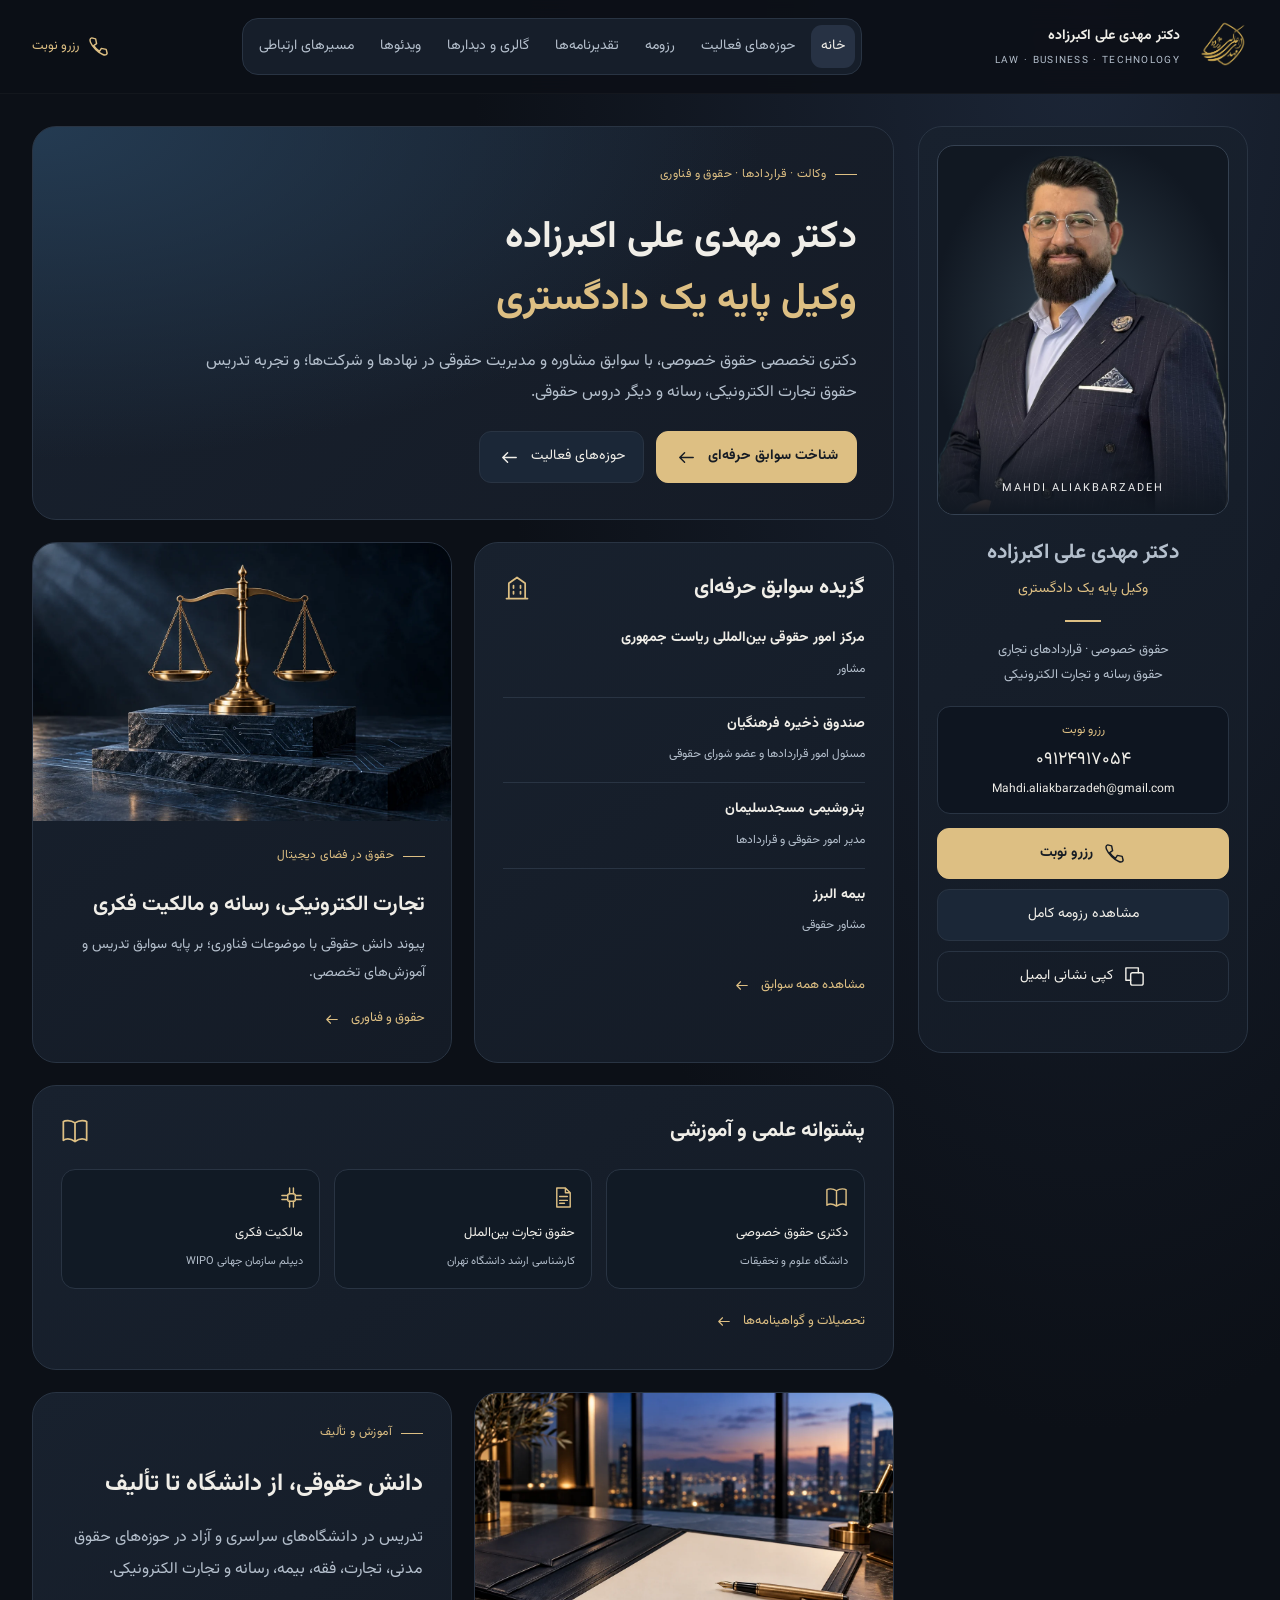
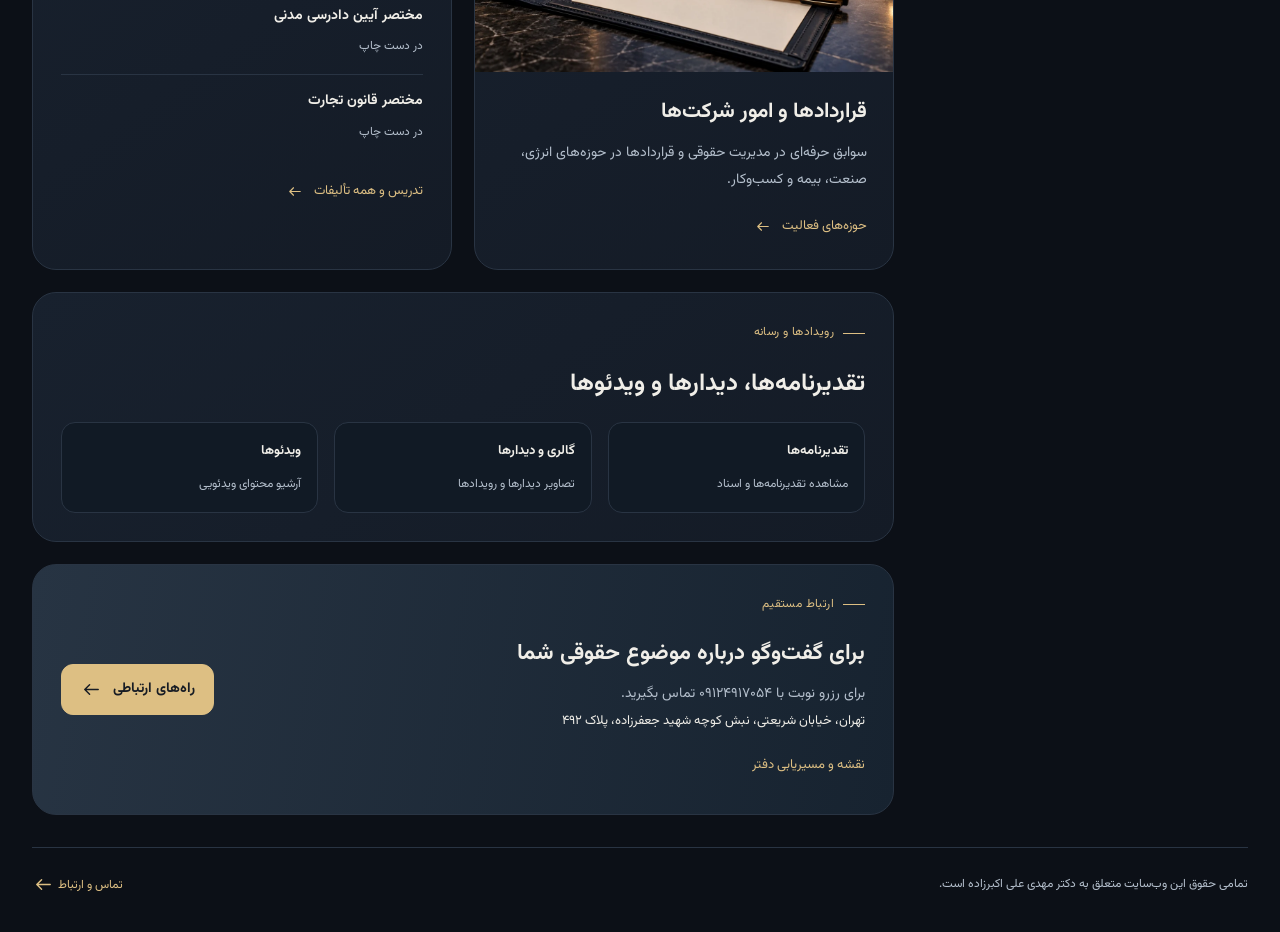
<file: index.html>
<!doctype html><html lang="fa" dir="rtl"><head><meta charset="utf-8"><meta name="viewport" content="width=device-width, initial-scale=1"><title>دکتر مهدی علی اکبرزاده | وکیل پایه یک دادگستری</title><meta name="description" content="معرفی دکتر مهدی علی اکبرزاده، وکیل پایه یک دادگستری؛ سوابق حقوقی و قراردادی، تحصیلات، حقوق تجارت الکترونیکی و رسانه و راه‌های رزرو نوبت."><meta name="robots" content="index,follow,max-image-preview:large"><meta property="og:locale" content="fa_IR"><meta property="og:type" content="website"><meta property="og:site_name" content="دکتر مهدی علی اکبرزاده"><meta property="og:title" content="دکتر مهدی علی اکبرزاده | وکیل پایه یک دادگستری"><meta property="og:description" content="معرفی دکتر مهدی علی اکبرزاده، وکیل پایه یک دادگستری؛ سوابق حقوقی و قراردادی، تحصیلات، حقوق تجارت الکترونیکی و رسانه و راه‌های رزرو نوبت."><meta name="twitter:card" content="summary_large_image"><meta name="twitter:title" content="دکتر مهدی علی اکبرزاده | وکیل پایه یک دادگستری"><meta name="twitter:description" content="معرفی دکتر مهدی علی اکبرزاده، وکیل پایه یک دادگستری؛ سوابق حقوقی و قراردادی، تحصیلات، حقوق تجارت الکترونیکی و رسانه و راه‌های رزرو نوبت."><script type="application/ld+json">{"@context":"https://schema.org","@graph":[{"@type":"Person","@id":"#person","name":"دکتر مهدی علی اکبرزاده","alternateName":"مهدی علی اکبرزاده","jobTitle":"وکیل پایه یک دادگستری","telephone":"+989124917054","email":"Mahdi.aliakbarzadeh@gmail.com","knowsAbout":["حقوق خصوصی","حقوق تجارت بین‌الملل","قراردادهای تجاری","حقوق تجارت الکترونیکی","حقوق رسانه","مالکیت فکری"],"address":{"@type":"PostalAddress","streetAddress":"خیابان شریعتی، نبش کوچه شهید جعفرزاده، پلاک ۴۹۲","addressLocality":"تهران","addressCountry":"IR"}},{"@type":"ProfilePage","name":"دکتر مهدی علی اکبرزاده | وکیل پایه یک دادگستری","description":"معرفی دکتر مهدی علی اکبرزاده، وکیل پایه یک دادگستری؛ سوابق حقوقی و قراردادی، تحصیلات، حقوق تجارت الکترونیکی و رسانه و راه‌های رزرو نوبت.","inLanguage":"fa-IR","mainEntity":{"@id":"#person"}}]}</script><meta name="theme-color" content="#0c1017"><link rel="icon" href="assets/images/IMG_0619.png?v=2.1.1" type="image/png"><link rel="preload" href="assets/fonts/vazirmatn-regular.woff2" as="font" type="font/woff2" crossorigin><link rel="stylesheet" href="assets/css/site.css?v=2.1.1"><script src="assets/js/site.js?v=2.1.0" defer></script></head>
    <body><a class="skip" href="#main">رفتن به محتوای اصلی</a><header class="header-area-bentogrid"><div class="container"><div class="nav-shell"><a href="index.html" class="brand" aria-label="صفحه اصلی دکتر مهدی علی اکبرزاده"><img class="brand-logo" src="assets/images/IMG_0619.png" alt="" width="56" height="56" decoding="async"><span>دکتر مهدی علی اکبرزاده<small lang="en" dir="ltr">LAW · BUSINESS · TECHNOLOGY</small></span></a><nav class="nav-links" aria-label="منوی اصلی"><a href="index.html" aria-current="page">خانه</a><a href="practice.html">حوزه‌های فعالیت</a><a href="resume.html">رزومه</a><a href="appreciations.html">تقدیرنامه‌ها</a><a href="gallery.html">گالری و دیدارها</a><a href="videos.html">ویدئوها</a><a href="contact.html">مسیرهای ارتباطی</a></nav><a class="header-contact" href="tel:+989124917054"><svg class="icon" viewBox="0 0 24 24" aria-hidden="true"><path d="m5 3 4 1 1 5-3 2c2 3 3 4 6 6l2-3 5 1 1 4c-1 4-7 1-12-4S1 4 5 3Z"/></svg>رزرو نوبت</a></div></div></header>
    <div class="container"><div class="main-page-content"><aside class="tmp-profile-card profile-picture-area" aria-label="کارت معرفی و ارتباط">
      <div class="portrait-stage"><img src="assets/images/portrait.webp" alt="دکتر مهدی علی اکبرزاده، وکیل پایه یک دادگستری" width="760" height="1400" fetchpriority="high"><span class="portrait-label" lang="en" dir="ltr">MAHDI ALIAKBARZADEH</span></div>
      <div class="profile-text"><p class="profile-name">دکتر مهدی علی اکبرزاده</p><p class="profile-role">وکیل پایه یک دادگستری</p><div class="profile-rule"></div><p class="profile-note">حقوق خصوصی · قراردادهای تجاری<br>حقوق رسانه و تجارت الکترونیکی</p>
      <div class="info-box"><span class="booking-label">رزرو نوبت</span><a href="tel:+989124917054" dir="ltr" aria-label="رزرو نوبت با شماره ۰۹۱۲۴۹۱۷۰۵۴">۰۹۱۲۴۹۱۷۰۵۴</a><a href="mailto:Mahdi.aliakbarzadeh@gmail.com" dir="ltr">Mahdi.aliakbarzadeh@gmail.com</a></div>
      <a class="btn btn-primary btn-block" href="tel:+989124917054"><svg class="icon" viewBox="0 0 24 24" aria-hidden="true"><path d="m5 3 4 1 1 5-3 2c2 3 3 4 6 6l2-3 5 1 1 4c-1 4-7 1-12-4S1 4 5 3Z"/></svg>رزرو نوبت</a>
      <a class="btn btn-block" href="resume.html">مشاهده رزومه کامل</a><button type="button" class="btn btn-block btn-quiet" data-copy-email="Mahdi.aliakbarzadeh@gmail.com" aria-describedby="copy-profile"><svg class="icon" viewBox="0 0 24 24" aria-hidden="true"><rect x="8" y="8" width="13" height="13" rx="2"/><path d="M16 8V3H3v13h5"/></svg>کپی نشانی ایمیل</button><p class="copy-status" id="copy-profile" role="status" aria-live="polite"></p></div></aside><main class="page-content main-focus" id="main" tabindex="-1"><div class="bento-grid">
      <section class="tmp-profile-card hero span-2"><span class="eyebrow">وکالت · قراردادها · حقوق و فناوری</span><h1>دکتر مهدی علی اکبرزاده<br><strong>وکیل پایه یک دادگستری</strong></h1><p>دکتری تخصصی حقوق خصوصی، با سوابق مشاوره و مدیریت حقوقی در نهادها و شرکت‌ها؛ و تجربه تدریس حقوق تجارت الکترونیکی، رسانه و دیگر دروس حقوقی.</p><div class="actions"><a class="btn btn-primary" href="resume.html">شناخت سوابق حرفه‌ای<svg class="icon" viewBox="0 0 24 24" aria-hidden="true"><path d="M19 12H5M10 7l-5 5 5 5"/></svg></a><a class="btn " href="practice.html">حوزه‌های فعالیت<svg class="icon" viewBox="0 0 24 24" aria-hidden="true"><path d="M19 12H5M10 7l-5 5 5 5"/></svg></a></div></section>
      <section class="tmp-profile-card"><div class="card-heading"><h2>گزیده سوابق حرفه‌ای</h2><svg class="icon" viewBox="0 0 24 24" aria-hidden="true"><path d="M3 21h18M5 21V8l7-5 7 5v13M9 10v2M15 10v2M9 15v2M15 15v2"/></svg></div><ul class="selected-list"><li><strong>مرکز امور حقوقی بین‌المللی ریاست جمهوری</strong><span>مشاور</span></li><li><strong>صندوق ذخیره فرهنگیان</strong><span>مسئول امور قراردادها و عضو شورای حقوقی</span></li><li><strong>پتروشیمی مسجدسلیمان</strong><span>مدیر امور حقوقی و قراردادها</span></li><li><strong>بیمه البرز</strong><span>مشاور حقوقی</span></li></ul><a class="text-link" href="resume.html#experience">مشاهده همه سوابق <svg class="icon" viewBox="0 0 24 24" aria-hidden="true"><path d="M19 12H5M10 7l-5 5 5 5"/></svg></a></section>
      <section class="tmp-profile-card image-card"><img src="assets/images/law-technology.webp" alt="تصویر مفهومی ترازوی عدالت در کنار خطوط مدار؛ پیوند حقوق و فناوری" width="1200" height="800" loading="lazy" decoding="async"><div class="image-copy"><span class="eyebrow">حقوق در فضای دیجیتال</span><h2>تجارت الکترونیکی، رسانه و مالکیت فکری</h2><p>پیوند دانش حقوقی با موضوعات فناوری؛ بر پایه سوابق تدریس و آموزش‌های تخصصی.</p><a class="text-link" href="practice.html#technology">حقوق و فناوری <svg class="icon" viewBox="0 0 24 24" aria-hidden="true"><path d="M19 12H5M10 7l-5 5 5 5"/></svg></a></div></section>
      <section class="tmp-profile-card span-2"><div class="card-heading"><h2>پشتوانه علمی و آموزشی</h2><svg class="icon" viewBox="0 0 24 24" aria-hidden="true"><path d="M12 5C8 2 3 3 2 4v16c3-2 7-1 10 1 3-2 7-3 10-1V4c-1-1-6-2-10 1v16"/></svg></div><div class="mini-features"><div class="mini-feature"><svg class="icon" viewBox="0 0 24 24" aria-hidden="true"><path d="M12 5C8 2 3 3 2 4v16c3-2 7-1 10 1 3-2 7-3 10-1V4c-1-1-6-2-10 1v16"/></svg><div>دکتری حقوق خصوصی<small>دانشگاه علوم و تحقیقات</small></div></div><div class="mini-feature"><svg class="icon" viewBox="0 0 24 24" aria-hidden="true"><path d="M14 2H5v20h14V7zM14 2v5h5M8 11h8M8 15h8M8 18h5"/></svg><div>حقوق تجارت بین‌الملل<small>کارشناسی ارشد دانشگاه تهران</small></div></div><div class="mini-feature"><svg class="icon" viewBox="0 0 24 24" aria-hidden="true"><rect x="8" y="8" width="8" height="8" rx="2"/><path d="M10 2v6M14 2v6M10 16v6M14 16v6M2 10h6M2 14h6M16 10h6M16 14h6"/></svg><div>مالکیت فکری<small>دیپلم سازمان جهانی WIPO</small></div></div></div><a class="text-link" href="resume.html#education">تحصیلات و گواهینامه‌ها <svg class="icon" viewBox="0 0 24 24" aria-hidden="true"><path d="M19 12H5M10 7l-5 5 5 5"/></svg></a></section>
      <section class="tmp-profile-card image-card"><img src="assets/images/commercial-contracts.webp" alt="تصویر مفهومی پوشه قرارداد و قلم روی میز؛ قراردادهای تجاری" width="1200" height="800" loading="lazy" decoding="async"><div class="image-copy"><h2>قراردادها و امور شرکت‌ها</h2><p>سوابق حرفه‌ای در مدیریت حقوقی و قراردادها در حوزه‌های انرژی، صنعت، بیمه و کسب‌وکار.</p><a class="text-link" href="practice.html#contracts">حوزه‌های فعالیت <svg class="icon" viewBox="0 0 24 24" aria-hidden="true"><path d="M19 12H5M10 7l-5 5 5 5"/></svg></a></div></section>
      <section class="tmp-profile-card"><span class="eyebrow">آموزش و تألیف</span><h2>دانش حقوقی، از دانشگاه تا تألیف</h2><p>تدریس در دانشگاه‌های سراسری و آزاد در حوزه‌های حقوق مدنی، تجارت، فقه، بیمه، رسانه و تجارت الکترونیکی.</p><ul class="selected-list"><li><strong>مختصر آیین دادرسی مدنی</strong><span>در دست چاپ</span></li><li><strong>مختصر قانون تجارت</strong><span>در دست چاپ</span></li></ul><a class="text-link" href="resume.html#books">تدریس و همه تألیفات <svg class="icon" viewBox="0 0 24 24" aria-hidden="true"><path d="M19 12H5M10 7l-5 5 5 5"/></svg></a></section><section class="tmp-profile-card span-2 media-overview"><span class="eyebrow">رویدادها و رسانه</span><h2>تقدیرنامه‌ها، دیدارها و ویدئوها</h2><div class="media-shortcuts"><a class="mini-feature" href="appreciations.html"><strong>تقدیرنامه‌ها</strong><span>مشاهده تقدیرنامه‌ها و اسناد</span></a><a class="mini-feature" href="gallery.html"><strong>گالری و دیدارها</strong><span>تصاویر دیدارها و رویدادها</span></a><a class="mini-feature" href="videos.html"><strong>ویدئوها</strong><span>آرشیو محتوای ویدئویی</span></a></div></section><section class="tmp-profile-card span-2 cta-card"><div><span class="eyebrow">ارتباط مستقیم</span><h2>برای گفت‌وگو درباره موضوع حقوقی شما</h2><p>برای رزرو نوبت با <a href="tel:+989124917054"><bdi>۰۹۱۲۴۹۱۷۰۵۴</bdi></a> تماس بگیرید.</p><address class="small">تهران، خیابان شریعتی، نبش کوچه شهید جعفرزاده، پلاک ۴۹۲</address><a class="text-link" href="contact.html#office">نقشه و مسیریابی دفتر</a></div><a class="btn btn-primary" href="contact.html">راه‌های ارتباطی<svg class="icon" viewBox="0 0 24 24" aria-hidden="true"><path d="M19 12H5M10 7l-5 5 5 5"/></svg></a></section></div></main></div><footer class="footer"><span>تمامی حقوق این وب‌سایت متعلق به دکتر مهدی علی اکبرزاده است.</span><a href="contact.html">تماس و ارتباط <svg class="icon" viewBox="0 0 24 24" aria-hidden="true"><path d="M19 12H5M10 7l-5 5 5 5"/></svg></a></footer></div></body></html>
</file>
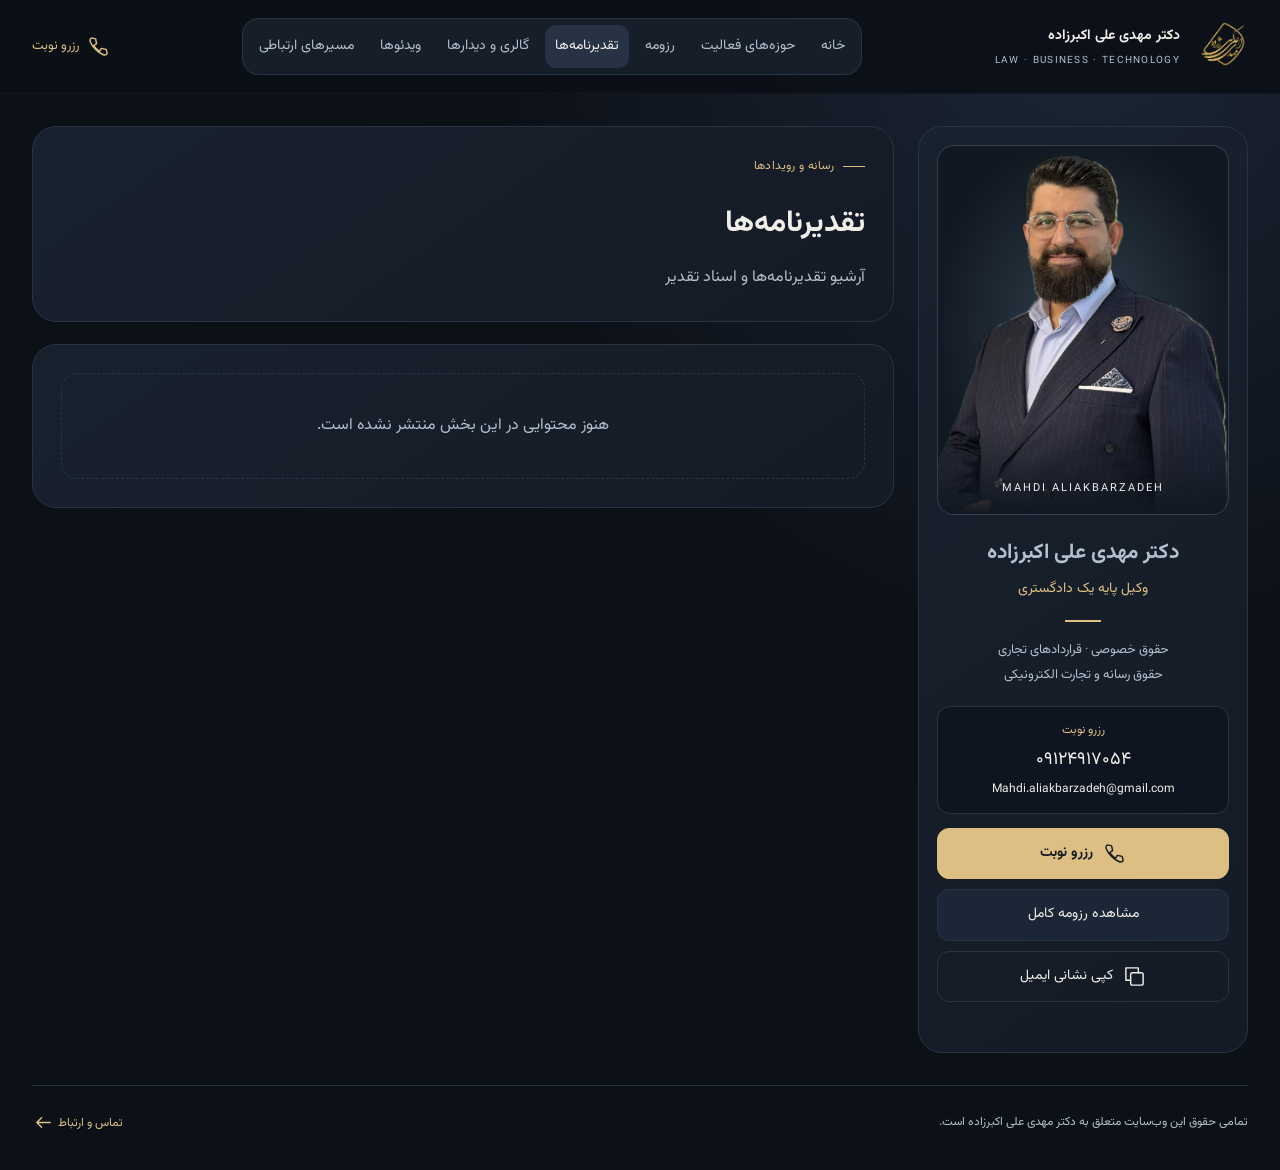
<file: appreciations.html>
<!doctype html><html lang="fa" dir="rtl"><head><meta charset="utf-8"><meta name="viewport" content="width=device-width, initial-scale=1"><title>تقدیرنامه‌ها | دکتر مهدی علی اکبرزاده</title><meta name="description" content="آرشیو تقدیرنامه‌ها و اسناد تقدیر دکتر مهدی علی اکبرزاده."><meta name="robots" content="noindex,follow"><meta property="og:locale" content="fa_IR"><meta property="og:type" content="website"><meta property="og:site_name" content="دکتر مهدی علی اکبرزاده"><meta property="og:title" content="تقدیرنامه‌ها | دکتر مهدی علی اکبرزاده"><meta property="og:description" content="آرشیو تقدیرنامه‌ها و اسناد تقدیر دکتر مهدی علی اکبرزاده."><meta name="twitter:card" content="summary_large_image"><meta name="twitter:title" content="تقدیرنامه‌ها | دکتر مهدی علی اکبرزاده"><meta name="twitter:description" content="آرشیو تقدیرنامه‌ها و اسناد تقدیر دکتر مهدی علی اکبرزاده."><script type="application/ld+json">{"@context":"https://schema.org","@graph":[{"@type":"Person","@id":"#person","name":"دکتر مهدی علی اکبرزاده","alternateName":"مهدی علی اکبرزاده","jobTitle":"وکیل پایه یک دادگستری","telephone":"+989124917054","email":"Mahdi.aliakbarzadeh@gmail.com","knowsAbout":["حقوق خصوصی","حقوق تجارت بین‌الملل","قراردادهای تجاری","حقوق تجارت الکترونیکی","حقوق رسانه","مالکیت فکری"],"address":{"@type":"PostalAddress","streetAddress":"خیابان شریعتی، نبش کوچه شهید جعفرزاده، پلاک ۴۹۲","addressLocality":"تهران","addressCountry":"IR"}},{"@type":"CollectionPage","name":"تقدیرنامه‌ها | دکتر مهدی علی اکبرزاده","description":"آرشیو تقدیرنامه‌ها و اسناد تقدیر","inLanguage":"fa-IR","mainEntity":{"@id":"#person"}}]}</script><meta name="theme-color" content="#0c1017"><link rel="icon" href="assets/images/IMG_0619.png?v=2.1.1" type="image/png"><link rel="preload" href="assets/fonts/vazirmatn-regular.woff2" as="font" type="font/woff2" crossorigin><link rel="stylesheet" href="assets/css/site.css?v=2.1.1"><script src="assets/js/site.js?v=2.1.0" defer></script><script src="assets/js/media-data.js?v=2.1.0" defer></script><script src="assets/js/media.js?v=2.1.0" defer></script></head>
    <body><a class="skip" href="#main">رفتن به محتوای اصلی</a><header class="header-area-bentogrid"><div class="container"><div class="nav-shell"><a href="index.html" class="brand" aria-label="صفحه اصلی دکتر مهدی علی اکبرزاده"><img class="brand-logo" src="assets/images/IMG_0619.png" alt="" width="56" height="56" decoding="async"><span>دکتر مهدی علی اکبرزاده<small lang="en" dir="ltr">LAW · BUSINESS · TECHNOLOGY</small></span></a><nav class="nav-links" aria-label="منوی اصلی"><a href="index.html">خانه</a><a href="practice.html">حوزه‌های فعالیت</a><a href="resume.html">رزومه</a><a href="appreciations.html" aria-current="page">تقدیرنامه‌ها</a><a href="gallery.html">گالری و دیدارها</a><a href="videos.html">ویدئوها</a><a href="contact.html">مسیرهای ارتباطی</a></nav><a class="header-contact" href="tel:+989124917054"><svg class="icon" viewBox="0 0 24 24" aria-hidden="true"><path d="m5 3 4 1 1 5-3 2c2 3 3 4 6 6l2-3 5 1 1 4c-1 4-7 1-12-4S1 4 5 3Z"/></svg>رزرو نوبت</a></div></div></header>
    <div class="container"><div class="main-page-content"><aside class="tmp-profile-card profile-picture-area" aria-label="کارت معرفی و ارتباط">
      <div class="portrait-stage"><img src="assets/images/portrait.webp" alt="دکتر مهدی علی اکبرزاده، وکیل پایه یک دادگستری" width="760" height="1400" fetchpriority="high"><span class="portrait-label" lang="en" dir="ltr">MAHDI ALIAKBARZADEH</span></div>
      <div class="profile-text"><p class="profile-name">دکتر مهدی علی اکبرزاده</p><p class="profile-role">وکیل پایه یک دادگستری</p><div class="profile-rule"></div><p class="profile-note">حقوق خصوصی · قراردادهای تجاری<br>حقوق رسانه و تجارت الکترونیکی</p>
      <div class="info-box"><span class="booking-label">رزرو نوبت</span><a href="tel:+989124917054" dir="ltr" aria-label="رزرو نوبت با شماره ۰۹۱۲۴۹۱۷۰۵۴">۰۹۱۲۴۹۱۷۰۵۴</a><a href="mailto:Mahdi.aliakbarzadeh@gmail.com" dir="ltr">Mahdi.aliakbarzadeh@gmail.com</a></div>
      <a class="btn btn-primary btn-block" href="tel:+989124917054"><svg class="icon" viewBox="0 0 24 24" aria-hidden="true"><path d="m5 3 4 1 1 5-3 2c2 3 3 4 6 6l2-3 5 1 1 4c-1 4-7 1-12-4S1 4 5 3Z"/></svg>رزرو نوبت</a>
      <a class="btn btn-block" href="resume.html">مشاهده رزومه کامل</a><button type="button" class="btn btn-block btn-quiet" data-copy-email="Mahdi.aliakbarzadeh@gmail.com" aria-describedby="copy-profile"><svg class="icon" viewBox="0 0 24 24" aria-hidden="true"><rect x="8" y="8" width="13" height="13" rx="2"/><path d="M16 8V3H3v13h5"/></svg>کپی نشانی ایمیل</button><p class="copy-status" id="copy-profile" role="status" aria-live="polite"></p></div></aside><main class="page-content main-focus" id="main" tabindex="-1"><header class="tmp-profile-card section-intro"><span class="eyebrow">رسانه و رویدادها</span><h1>تقدیرنامه‌ها</h1><p>آرشیو تقدیرنامه‌ها و اسناد تقدیر</p></header><section class="tmp-profile-card media-collection" aria-label="تقدیرنامه‌ها"><div class="media-grid" data-media-collection="appreciations"></div><p class="media-empty">هنوز محتوایی در این بخش منتشر نشده است.</p><noscript><p class="small">برای نمایش آرشیو رسانه، JavaScript مرورگر را فعال کنید.</p></noscript></section></main></div><footer class="footer"><span>تمامی حقوق این وب‌سایت متعلق به دکتر مهدی علی اکبرزاده است.</span><a href="contact.html">تماس و ارتباط <svg class="icon" viewBox="0 0 24 24" aria-hidden="true"><path d="M19 12H5M10 7l-5 5 5 5"/></svg></a></footer></div></body></html>
</file>
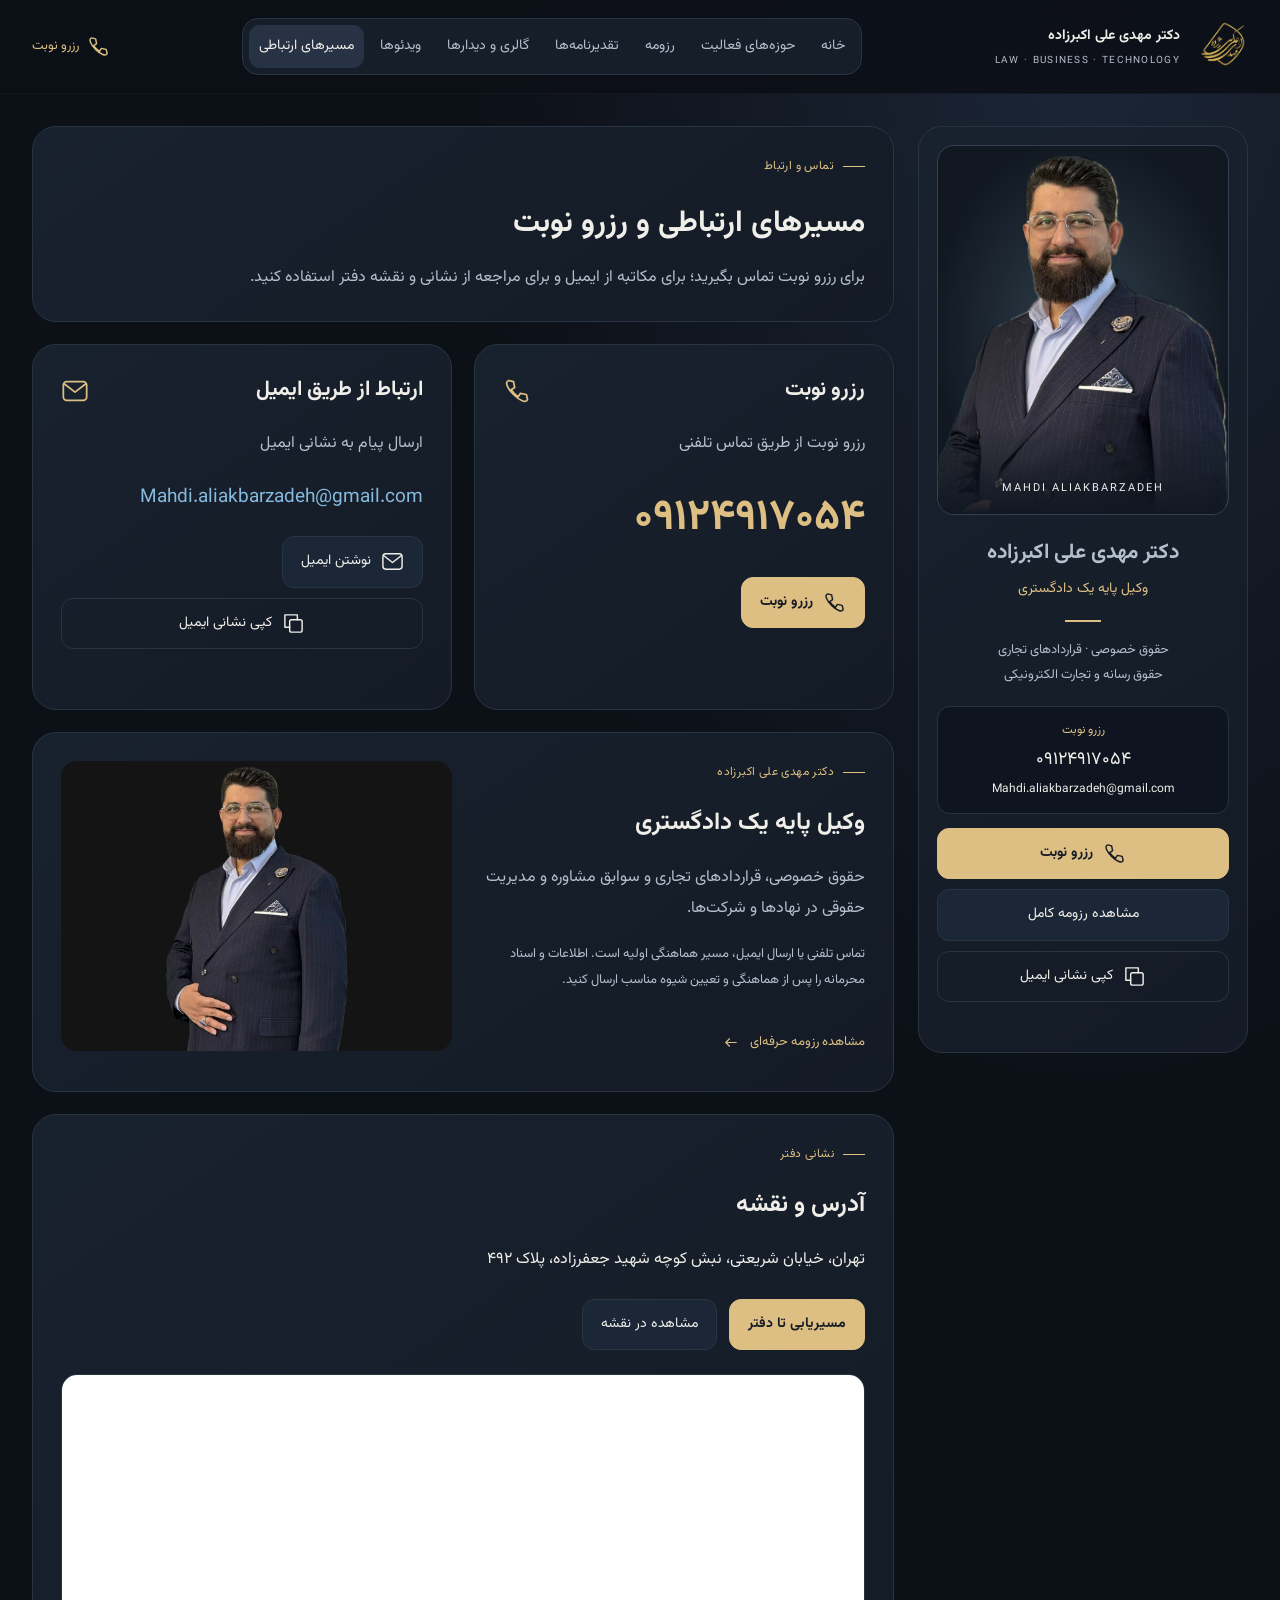
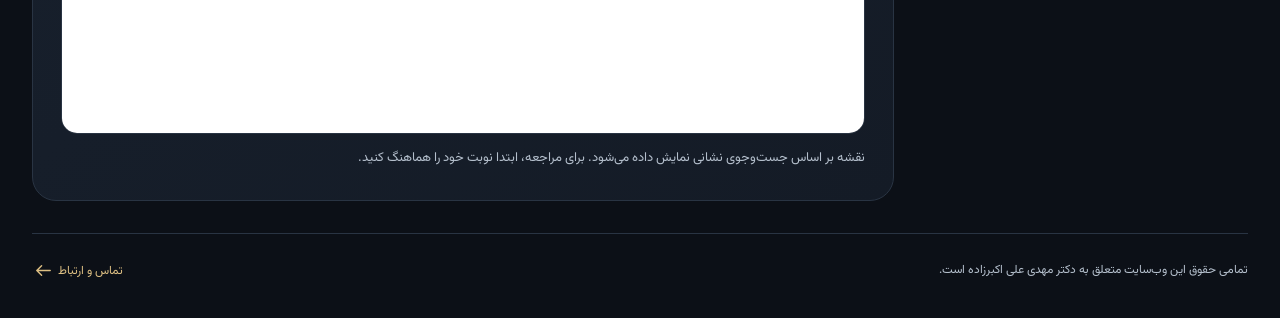
<file: contact.html>
<!doctype html><html lang="fa" dir="rtl"><head><meta charset="utf-8"><meta name="viewport" content="width=device-width, initial-scale=1"><title>تماس با دکتر مهدی علی اکبرزاده | تلفن و ایمیل</title><meta name="description" content="رزرو نوبت با دکتر مهدی علی اکبرزاده، وکیل پایه یک دادگستری، از طریق شماره ۰۹۱۲۴۹۱۷۰۵۴ و نشانی ایمیل درج‌شده در سایت."><meta name="robots" content="index,follow,max-image-preview:large"><meta property="og:locale" content="fa_IR"><meta property="og:type" content="website"><meta property="og:site_name" content="دکتر مهدی علی اکبرزاده"><meta property="og:title" content="تماس با دکتر مهدی علی اکبرزاده | تلفن و ایمیل"><meta property="og:description" content="رزرو نوبت با دکتر مهدی علی اکبرزاده، وکیل پایه یک دادگستری، از طریق شماره ۰۹۱۲۴۹۱۷۰۵۴ و نشانی ایمیل درج‌شده در سایت."><meta name="twitter:card" content="summary_large_image"><meta name="twitter:title" content="تماس با دکتر مهدی علی اکبرزاده | تلفن و ایمیل"><meta name="twitter:description" content="رزرو نوبت با دکتر مهدی علی اکبرزاده، وکیل پایه یک دادگستری، از طریق شماره ۰۹۱۲۴۹۱۷۰۵۴ و نشانی ایمیل درج‌شده در سایت."><script type="application/ld+json">{"@context":"https://schema.org","@graph":[{"@type":"Person","@id":"#person","name":"دکتر مهدی علی اکبرزاده","alternateName":"مهدی علی اکبرزاده","jobTitle":"وکیل پایه یک دادگستری","telephone":"+989124917054","email":"Mahdi.aliakbarzadeh@gmail.com","knowsAbout":["حقوق خصوصی","حقوق تجارت بین‌الملل","قراردادهای تجاری","حقوق تجارت الکترونیکی","حقوق رسانه","مالکیت فکری"],"address":{"@type":"PostalAddress","streetAddress":"خیابان شریعتی، نبش کوچه شهید جعفرزاده، پلاک ۴۹۲","addressLocality":"تهران","addressCountry":"IR"}},{"@type":"ContactPage","name":"تماس با دکتر مهدی علی اکبرزاده | تلفن و ایمیل","description":"رزرو نوبت با دکتر مهدی علی اکبرزاده، وکیل پایه یک دادگستری، از طریق شماره ۰۹۱۲۴۹۱۷۰۵۴ و نشانی ایمیل درج‌شده در سایت.","inLanguage":"fa-IR","mainEntity":{"@id":"#person"}}]}</script><meta name="theme-color" content="#0c1017"><link rel="icon" href="assets/images/IMG_0619.png?v=2.1.1" type="image/png"><link rel="preload" href="assets/fonts/vazirmatn-regular.woff2" as="font" type="font/woff2" crossorigin><link rel="stylesheet" href="assets/css/site.css?v=2.1.1"><script src="assets/js/site.js?v=2.1.0" defer></script></head>
    <body><a class="skip" href="#main">رفتن به محتوای اصلی</a><header class="header-area-bentogrid"><div class="container"><div class="nav-shell"><a href="index.html" class="brand" aria-label="صفحه اصلی دکتر مهدی علی اکبرزاده"><img class="brand-logo" src="assets/images/IMG_0619.png" alt="" width="56" height="56" decoding="async"><span>دکتر مهدی علی اکبرزاده<small lang="en" dir="ltr">LAW · BUSINESS · TECHNOLOGY</small></span></a><nav class="nav-links" aria-label="منوی اصلی"><a href="index.html">خانه</a><a href="practice.html">حوزه‌های فعالیت</a><a href="resume.html">رزومه</a><a href="appreciations.html">تقدیرنامه‌ها</a><a href="gallery.html">گالری و دیدارها</a><a href="videos.html">ویدئوها</a><a href="contact.html" aria-current="page">مسیرهای ارتباطی</a></nav><a class="header-contact" href="tel:+989124917054"><svg class="icon" viewBox="0 0 24 24" aria-hidden="true"><path d="m5 3 4 1 1 5-3 2c2 3 3 4 6 6l2-3 5 1 1 4c-1 4-7 1-12-4S1 4 5 3Z"/></svg>رزرو نوبت</a></div></div></header>
    <div class="container"><div class="main-page-content"><aside class="tmp-profile-card profile-picture-area" aria-label="کارت معرفی و ارتباط">
      <div class="portrait-stage"><img src="assets/images/portrait.webp" alt="دکتر مهدی علی اکبرزاده، وکیل پایه یک دادگستری" width="760" height="1400" fetchpriority="high"><span class="portrait-label" lang="en" dir="ltr">MAHDI ALIAKBARZADEH</span></div>
      <div class="profile-text"><p class="profile-name">دکتر مهدی علی اکبرزاده</p><p class="profile-role">وکیل پایه یک دادگستری</p><div class="profile-rule"></div><p class="profile-note">حقوق خصوصی · قراردادهای تجاری<br>حقوق رسانه و تجارت الکترونیکی</p>
      <div class="info-box"><span class="booking-label">رزرو نوبت</span><a href="tel:+989124917054" dir="ltr" aria-label="رزرو نوبت با شماره ۰۹۱۲۴۹۱۷۰۵۴">۰۹۱۲۴۹۱۷۰۵۴</a><a href="mailto:Mahdi.aliakbarzadeh@gmail.com" dir="ltr">Mahdi.aliakbarzadeh@gmail.com</a></div>
      <a class="btn btn-primary btn-block" href="tel:+989124917054"><svg class="icon" viewBox="0 0 24 24" aria-hidden="true"><path d="m5 3 4 1 1 5-3 2c2 3 3 4 6 6l2-3 5 1 1 4c-1 4-7 1-12-4S1 4 5 3Z"/></svg>رزرو نوبت</a>
      <a class="btn btn-block" href="resume.html">مشاهده رزومه کامل</a><button type="button" class="btn btn-block btn-quiet" data-copy-email="Mahdi.aliakbarzadeh@gmail.com" aria-describedby="copy-profile"><svg class="icon" viewBox="0 0 24 24" aria-hidden="true"><rect x="8" y="8" width="13" height="13" rx="2"/><path d="M16 8V3H3v13h5"/></svg>کپی نشانی ایمیل</button><p class="copy-status" id="copy-profile" role="status" aria-live="polite"></p></div></aside><main class="page-content main-focus" id="main" tabindex="-1"><header class="tmp-profile-card section-intro"><span class="eyebrow">تماس و ارتباط</span><h1>مسیرهای ارتباطی و رزرو نوبت</h1><p>برای رزرو نوبت تماس بگیرید؛ برای مکاتبه از ایمیل و برای مراجعه از نشانی و نقشه دفتر استفاده کنید.</p></header><div class="bento-grid"><section class="tmp-profile-card"><div class="card-heading"><h2>رزرو نوبت</h2><svg class="icon" viewBox="0 0 24 24" aria-hidden="true"><path d="m5 3 4 1 1 5-3 2c2 3 3 4 6 6l2-3 5 1 1 4c-1 4-7 1-12-4S1 4 5 3Z"/></svg></div><p>رزرو نوبت از طریق تماس تلفنی</p><a class="contact-number" href="tel:+989124917054">۰۹۱۲۴۹۱۷۰۵۴</a><a class="btn btn-primary" href="tel:+989124917054"><svg class="icon" viewBox="0 0 24 24" aria-hidden="true"><path d="m5 3 4 1 1 5-3 2c2 3 3 4 6 6l2-3 5 1 1 4c-1 4-7 1-12-4S1 4 5 3Z"/></svg>رزرو نوبت</a></section>
      <section class="tmp-profile-card"><div class="card-heading"><h2>ارتباط از طریق ایمیل</h2><svg class="icon" viewBox="0 0 24 24" aria-hidden="true"><rect x="2" y="4" width="20" height="16" rx="3"/><path d="m3 6 9 7 9-7"/></svg></div><p>ارسال پیام به نشانی ایمیل</p><a class="contact-email" href="mailto:Mahdi.aliakbarzadeh@gmail.com">Mahdi.aliakbarzadeh@gmail.com</a><a class="btn" href="mailto:Mahdi.aliakbarzadeh@gmail.com"><svg class="icon" viewBox="0 0 24 24" aria-hidden="true"><rect x="2" y="4" width="20" height="16" rx="3"/><path d="m3 6 9 7 9-7"/></svg>نوشتن ایمیل</a><button type="button" class="btn btn-block btn-quiet" data-copy-email="Mahdi.aliakbarzadeh@gmail.com" aria-describedby="copy-contact"><svg class="icon" viewBox="0 0 24 24" aria-hidden="true"><rect x="8" y="8" width="13" height="13" rx="2"/><path d="M16 8V3H3v13h5"/></svg>کپی نشانی ایمیل</button><p class="copy-status" id="copy-contact" role="status" aria-live="polite"></p></section>
      <section class="tmp-profile-card span-2"><div class="bento-grid"><div><span class="eyebrow">دکتر مهدی علی اکبرزاده</span><h2>وکیل پایه یک دادگستری</h2><p>حقوق خصوصی، قراردادهای تجاری و سوابق مشاوره و مدیریت حقوقی در نهادها و شرکت‌ها.</p><p class="small">تماس تلفنی یا ارسال ایمیل، مسیر هماهنگی اولیه است. اطلاعات و اسناد محرمانه را پس از هماهنگی و تعیین شیوه مناسب ارسال کنید.</p><a class="text-link" href="resume.html">مشاهده رزومه حرفه‌ای <svg class="icon" viewBox="0 0 24 24" aria-hidden="true"><path d="M19 12H5M10 7l-5 5 5 5"/></svg></a></div><img class="contact-image" src="assets/images/portrait-office.webp" width="525" height="467" alt="تصویر دکتر مهدی علی اکبرزاده" loading="lazy"></div></section></div><section class="tmp-profile-card span-2 office-location" id="office"><span class="eyebrow">نشانی دفتر</span><h2>آدرس و نقشه</h2><address>تهران، خیابان شریعتی، نبش کوچه شهید جعفرزاده، پلاک ۴۹۲</address><div class="actions"><a class="btn btn-primary" href="https://www.google.com/maps/dir/?api=1&amp;destination=%D8%AA%D9%87%D8%B1%D8%A7%D9%86%D8%8C%20%D8%AE%DB%8C%D8%A7%D8%A8%D8%A7%D9%86%20%D8%B4%D8%B1%DB%8C%D8%B9%D8%AA%DB%8C%D8%8C%20%D9%86%D8%A8%D8%B4%20%DA%A9%D9%88%DA%86%D9%87%20%D8%B4%D9%87%DB%8C%D8%AF%20%D8%AC%D8%B9%D9%81%D8%B1%D8%B2%D8%A7%D8%AF%D9%87%D8%8C%20%D9%BE%D9%84%D8%A7%DA%A9%20%DB%B4%DB%B9%DB%B2" target="_blank" rel="noopener noreferrer">مسیریابی تا دفتر</a><a class="btn" href="https://www.google.com/maps/search/?api=1&amp;query=%D8%AA%D9%87%D8%B1%D8%A7%D9%86%D8%8C%20%D8%AE%DB%8C%D8%A7%D8%A8%D8%A7%D9%86%20%D8%B4%D8%B1%DB%8C%D8%B9%D8%AA%DB%8C%D8%8C%20%D9%86%D8%A8%D8%B4%20%DA%A9%D9%88%DA%86%D9%87%20%D8%B4%D9%87%DB%8C%D8%AF%20%D8%AC%D8%B9%D9%81%D8%B1%D8%B2%D8%A7%D8%AF%D9%87%D8%8C%20%D9%BE%D9%84%D8%A7%DA%A9%20%DB%B4%DB%B9%DB%B2" target="_blank" rel="noopener noreferrer">مشاهده در نقشه</a></div><iframe class="office-map" src="https://www.google.com/maps?q=%D8%AA%D9%87%D8%B1%D8%A7%D9%86%D8%8C%20%D8%AE%DB%8C%D8%A7%D8%A8%D8%A7%D9%86%20%D8%B4%D8%B1%DB%8C%D8%B9%D8%AA%DB%8C%D8%8C%20%D9%86%D8%A8%D8%B4%20%DA%A9%D9%88%DA%86%D9%87%20%D8%B4%D9%87%DB%8C%D8%AF%20%D8%AC%D8%B9%D9%81%D8%B1%D8%B2%D8%A7%D8%AF%D9%87%D8%8C%20%D9%BE%D9%84%D8%A7%DA%A9%20%DB%B4%DB%B9%DB%B2&amp;output=embed" title="نقشه جست‌وجوی نشانی دفتر دکتر مهدی علی اکبرزاده" width="800" height="360" loading="lazy" referrerpolicy="no-referrer" allowfullscreen></iframe><p class="small map-note">نقشه بر اساس جست‌وجوی نشانی نمایش داده می‌شود. برای مراجعه، ابتدا نوبت خود را هماهنگ کنید.</p></section></main></div><footer class="footer"><span>تمامی حقوق این وب‌سایت متعلق به دکتر مهدی علی اکبرزاده است.</span><a href="contact.html">تماس و ارتباط <svg class="icon" viewBox="0 0 24 24" aria-hidden="true"><path d="M19 12H5M10 7l-5 5 5 5"/></svg></a></footer></div></body></html>
</file>
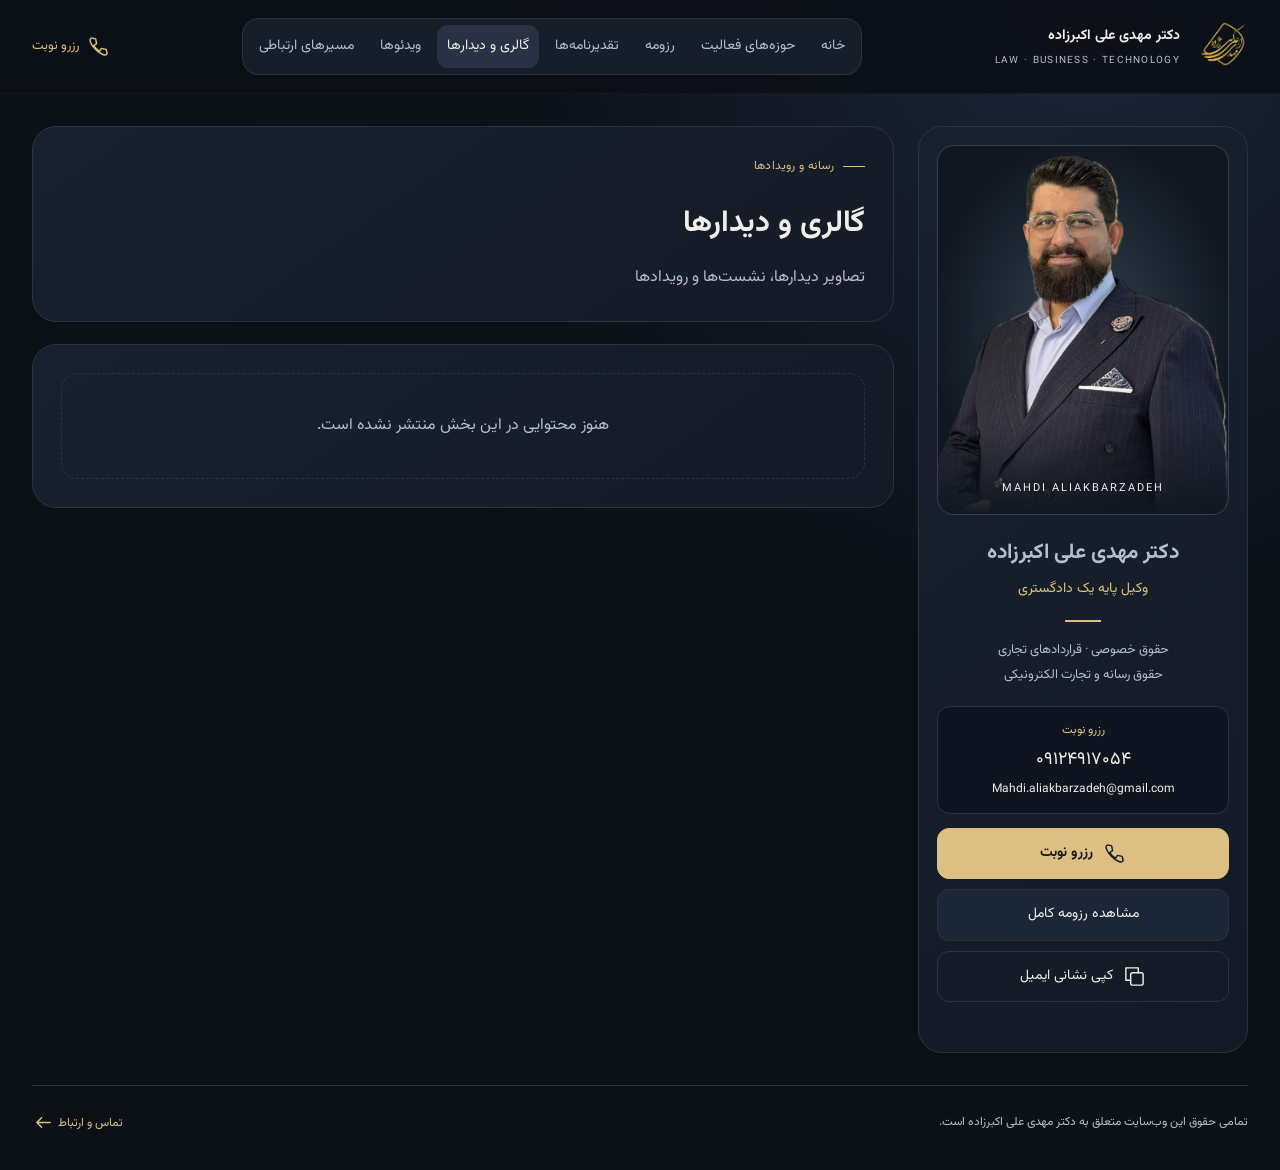
<file: gallery.html>
<!doctype html><html lang="fa" dir="rtl"><head><meta charset="utf-8"><meta name="viewport" content="width=device-width, initial-scale=1"><title>گالری و دیدارها | دکتر مهدی علی اکبرزاده</title><meta name="description" content="تصاویر دیدارها، نشست‌ها و رویدادها دکتر مهدی علی اکبرزاده."><meta name="robots" content="noindex,follow"><meta property="og:locale" content="fa_IR"><meta property="og:type" content="website"><meta property="og:site_name" content="دکتر مهدی علی اکبرزاده"><meta property="og:title" content="گالری و دیدارها | دکتر مهدی علی اکبرزاده"><meta property="og:description" content="تصاویر دیدارها، نشست‌ها و رویدادها دکتر مهدی علی اکبرزاده."><meta name="twitter:card" content="summary_large_image"><meta name="twitter:title" content="گالری و دیدارها | دکتر مهدی علی اکبرزاده"><meta name="twitter:description" content="تصاویر دیدارها، نشست‌ها و رویدادها دکتر مهدی علی اکبرزاده."><script type="application/ld+json">{"@context":"https://schema.org","@graph":[{"@type":"Person","@id":"#person","name":"دکتر مهدی علی اکبرزاده","alternateName":"مهدی علی اکبرزاده","jobTitle":"وکیل پایه یک دادگستری","telephone":"+989124917054","email":"Mahdi.aliakbarzadeh@gmail.com","knowsAbout":["حقوق خصوصی","حقوق تجارت بین‌الملل","قراردادهای تجاری","حقوق تجارت الکترونیکی","حقوق رسانه","مالکیت فکری"],"address":{"@type":"PostalAddress","streetAddress":"خیابان شریعتی، نبش کوچه شهید جعفرزاده، پلاک ۴۹۲","addressLocality":"تهران","addressCountry":"IR"}},{"@type":"CollectionPage","name":"گالری و دیدارها | دکتر مهدی علی اکبرزاده","description":"تصاویر دیدارها، نشست‌ها و رویدادها","inLanguage":"fa-IR","mainEntity":{"@id":"#person"}}]}</script><meta name="theme-color" content="#0c1017"><link rel="icon" href="assets/images/IMG_0619.png?v=2.1.1" type="image/png"><link rel="preload" href="assets/fonts/vazirmatn-regular.woff2" as="font" type="font/woff2" crossorigin><link rel="stylesheet" href="assets/css/site.css?v=2.1.1"><script src="assets/js/site.js?v=2.1.0" defer></script><script src="assets/js/media-data.js?v=2.1.0" defer></script><script src="assets/js/media.js?v=2.1.0" defer></script></head>
    <body><a class="skip" href="#main">رفتن به محتوای اصلی</a><header class="header-area-bentogrid"><div class="container"><div class="nav-shell"><a href="index.html" class="brand" aria-label="صفحه اصلی دکتر مهدی علی اکبرزاده"><img class="brand-logo" src="assets/images/IMG_0619.png" alt="" width="56" height="56" decoding="async"><span>دکتر مهدی علی اکبرزاده<small lang="en" dir="ltr">LAW · BUSINESS · TECHNOLOGY</small></span></a><nav class="nav-links" aria-label="منوی اصلی"><a href="index.html">خانه</a><a href="practice.html">حوزه‌های فعالیت</a><a href="resume.html">رزومه</a><a href="appreciations.html">تقدیرنامه‌ها</a><a href="gallery.html" aria-current="page">گالری و دیدارها</a><a href="videos.html">ویدئوها</a><a href="contact.html">مسیرهای ارتباطی</a></nav><a class="header-contact" href="tel:+989124917054"><svg class="icon" viewBox="0 0 24 24" aria-hidden="true"><path d="m5 3 4 1 1 5-3 2c2 3 3 4 6 6l2-3 5 1 1 4c-1 4-7 1-12-4S1 4 5 3Z"/></svg>رزرو نوبت</a></div></div></header>
    <div class="container"><div class="main-page-content"><aside class="tmp-profile-card profile-picture-area" aria-label="کارت معرفی و ارتباط">
      <div class="portrait-stage"><img src="assets/images/portrait.webp" alt="دکتر مهدی علی اکبرزاده، وکیل پایه یک دادگستری" width="760" height="1400" fetchpriority="high"><span class="portrait-label" lang="en" dir="ltr">MAHDI ALIAKBARZADEH</span></div>
      <div class="profile-text"><p class="profile-name">دکتر مهدی علی اکبرزاده</p><p class="profile-role">وکیل پایه یک دادگستری</p><div class="profile-rule"></div><p class="profile-note">حقوق خصوصی · قراردادهای تجاری<br>حقوق رسانه و تجارت الکترونیکی</p>
      <div class="info-box"><span class="booking-label">رزرو نوبت</span><a href="tel:+989124917054" dir="ltr" aria-label="رزرو نوبت با شماره ۰۹۱۲۴۹۱۷۰۵۴">۰۹۱۲۴۹۱۷۰۵۴</a><a href="mailto:Mahdi.aliakbarzadeh@gmail.com" dir="ltr">Mahdi.aliakbarzadeh@gmail.com</a></div>
      <a class="btn btn-primary btn-block" href="tel:+989124917054"><svg class="icon" viewBox="0 0 24 24" aria-hidden="true"><path d="m5 3 4 1 1 5-3 2c2 3 3 4 6 6l2-3 5 1 1 4c-1 4-7 1-12-4S1 4 5 3Z"/></svg>رزرو نوبت</a>
      <a class="btn btn-block" href="resume.html">مشاهده رزومه کامل</a><button type="button" class="btn btn-block btn-quiet" data-copy-email="Mahdi.aliakbarzadeh@gmail.com" aria-describedby="copy-profile"><svg class="icon" viewBox="0 0 24 24" aria-hidden="true"><rect x="8" y="8" width="13" height="13" rx="2"/><path d="M16 8V3H3v13h5"/></svg>کپی نشانی ایمیل</button><p class="copy-status" id="copy-profile" role="status" aria-live="polite"></p></div></aside><main class="page-content main-focus" id="main" tabindex="-1"><header class="tmp-profile-card section-intro"><span class="eyebrow">رسانه و رویدادها</span><h1>گالری و دیدارها</h1><p>تصاویر دیدارها، نشست‌ها و رویدادها</p></header><section class="tmp-profile-card media-collection" aria-label="گالری و دیدارها"><div class="media-grid" data-media-collection="gallery"></div><p class="media-empty">هنوز محتوایی در این بخش منتشر نشده است.</p><noscript><p class="small">برای نمایش آرشیو رسانه، JavaScript مرورگر را فعال کنید.</p></noscript></section></main></div><footer class="footer"><span>تمامی حقوق این وب‌سایت متعلق به دکتر مهدی علی اکبرزاده است.</span><a href="contact.html">تماس و ارتباط <svg class="icon" viewBox="0 0 24 24" aria-hidden="true"><path d="M19 12H5M10 7l-5 5 5 5"/></svg></a></footer></div></body></html>
</file>
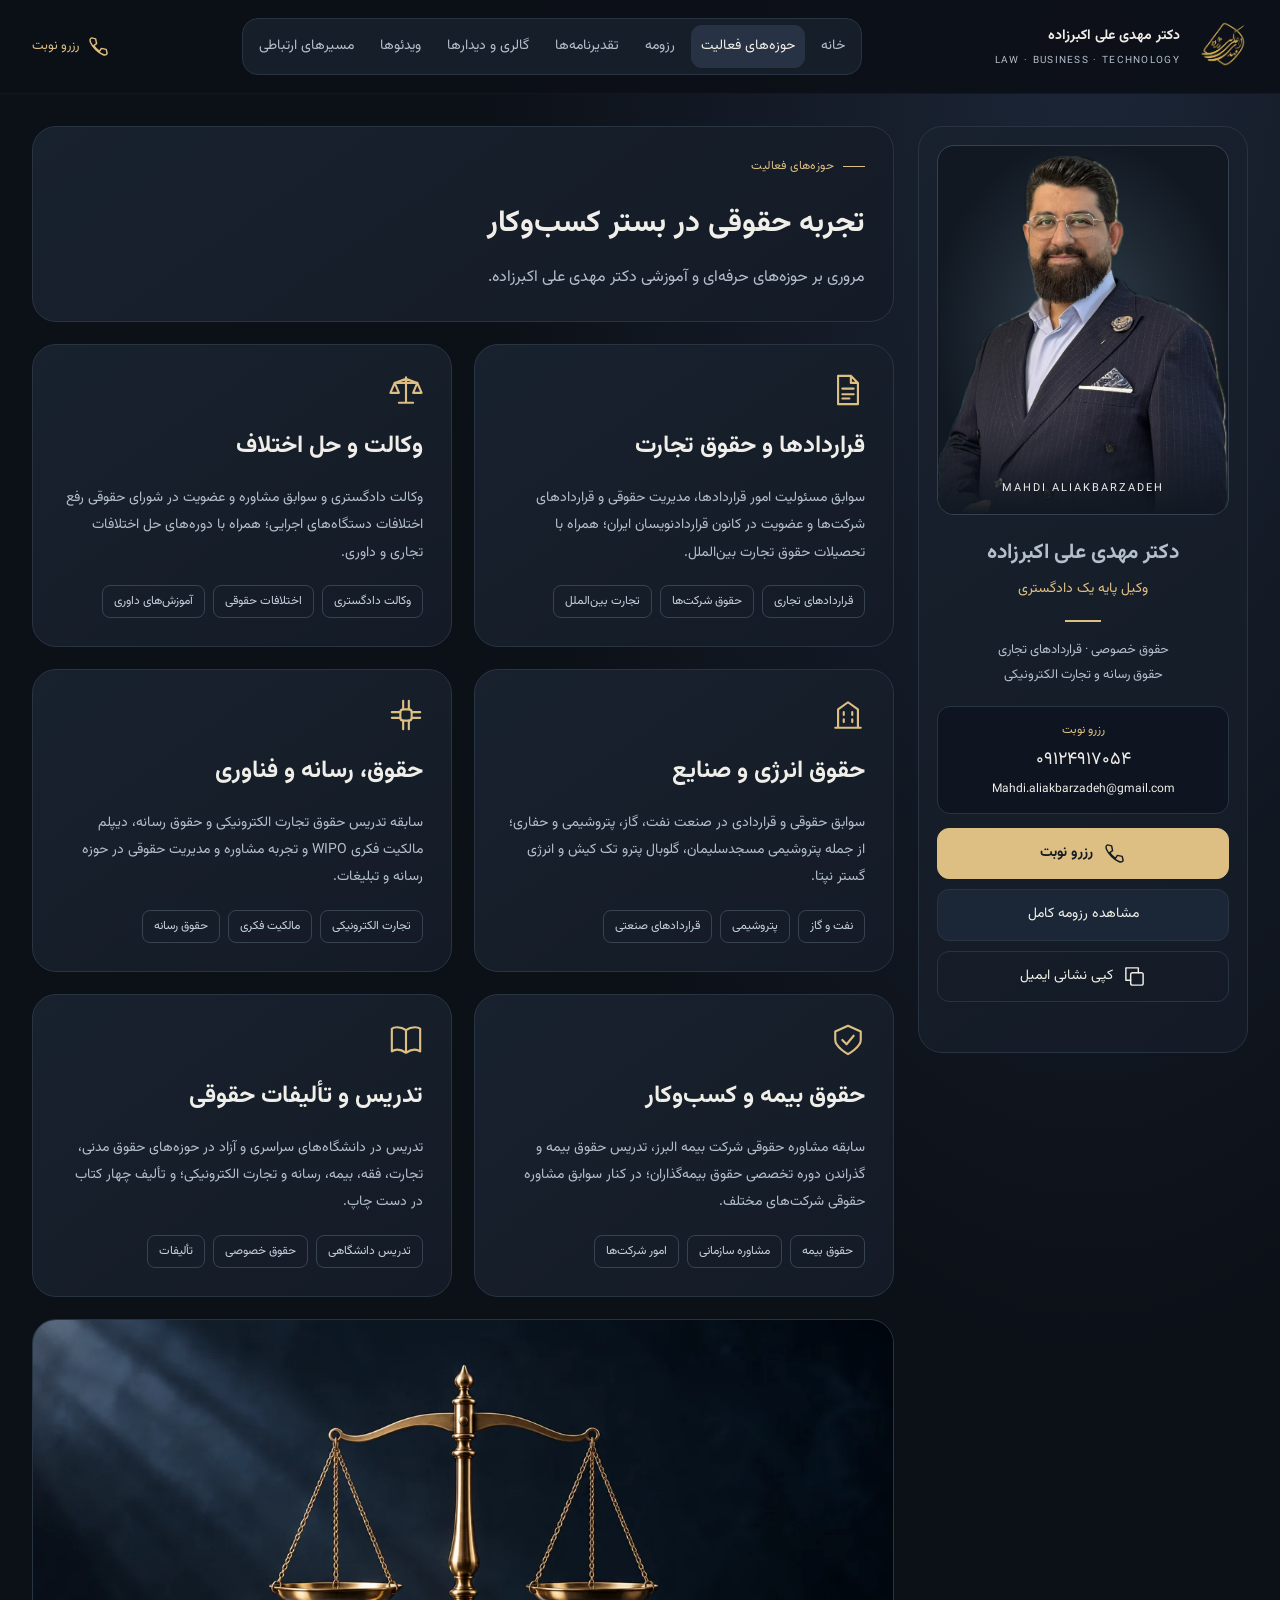
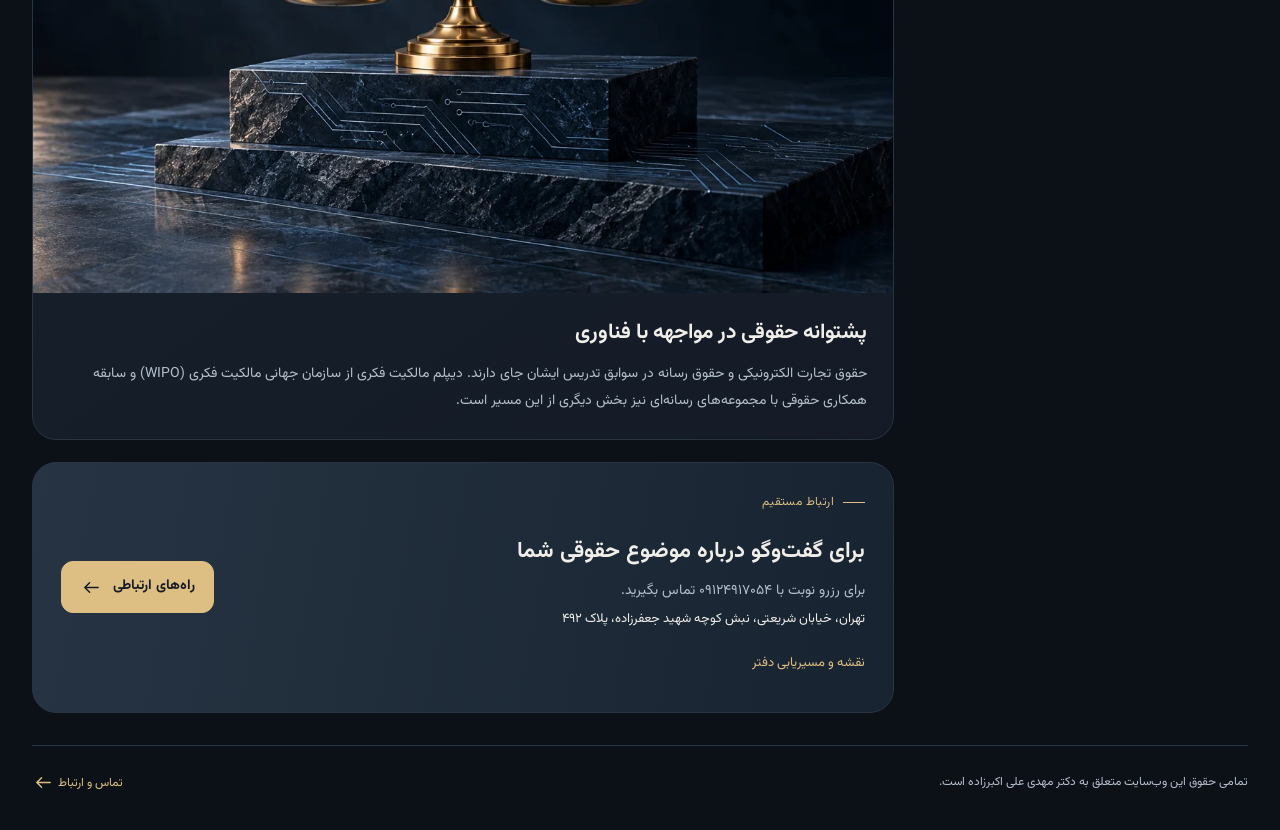
<file: practice.html>
<!doctype html><html lang="fa" dir="rtl"><head><meta charset="utf-8"><meta name="viewport" content="width=device-width, initial-scale=1"><title>حوزه‌های فعالیت | دکتر مهدی علی اکبرزاده</title><meta name="description" content="حوزه‌های حرفه‌ای و آموزشی دکتر مهدی علی اکبرزاده: قراردادهای تجاری، حل اختلاف، حقوق انرژی، بیمه، تجارت الکترونیکی، رسانه و مالکیت فکری."><meta name="robots" content="index,follow,max-image-preview:large"><meta property="og:locale" content="fa_IR"><meta property="og:type" content="website"><meta property="og:site_name" content="دکتر مهدی علی اکبرزاده"><meta property="og:title" content="حوزه‌های فعالیت | دکتر مهدی علی اکبرزاده"><meta property="og:description" content="حوزه‌های حرفه‌ای و آموزشی دکتر مهدی علی اکبرزاده: قراردادهای تجاری، حل اختلاف، حقوق انرژی، بیمه، تجارت الکترونیکی، رسانه و مالکیت فکری."><meta name="twitter:card" content="summary_large_image"><meta name="twitter:title" content="حوزه‌های فعالیت | دکتر مهدی علی اکبرزاده"><meta name="twitter:description" content="حوزه‌های حرفه‌ای و آموزشی دکتر مهدی علی اکبرزاده: قراردادهای تجاری، حل اختلاف، حقوق انرژی، بیمه، تجارت الکترونیکی، رسانه و مالکیت فکری."><script type="application/ld+json">{"@context":"https://schema.org","@graph":[{"@type":"Person","@id":"#person","name":"دکتر مهدی علی اکبرزاده","alternateName":"مهدی علی اکبرزاده","jobTitle":"وکیل پایه یک دادگستری","telephone":"+989124917054","email":"Mahdi.aliakbarzadeh@gmail.com","knowsAbout":["حقوق خصوصی","حقوق تجارت بین‌الملل","قراردادهای تجاری","حقوق تجارت الکترونیکی","حقوق رسانه","مالکیت فکری"],"address":{"@type":"PostalAddress","streetAddress":"خیابان شریعتی، نبش کوچه شهید جعفرزاده، پلاک ۴۹۲","addressLocality":"تهران","addressCountry":"IR"}},{"@type":"WebPage","name":"حوزه‌های فعالیت | دکتر مهدی علی اکبرزاده","description":"حوزه‌های حرفه‌ای و آموزشی دکتر مهدی علی اکبرزاده: قراردادهای تجاری، حل اختلاف، حقوق انرژی، بیمه، تجارت الکترونیکی، رسانه و مالکیت فکری.","inLanguage":"fa-IR","mainEntity":{"@id":"#person"}}]}</script><meta name="theme-color" content="#0c1017"><link rel="icon" href="assets/images/IMG_0619.png?v=2.1.1" type="image/png"><link rel="preload" href="assets/fonts/vazirmatn-regular.woff2" as="font" type="font/woff2" crossorigin><link rel="stylesheet" href="assets/css/site.css?v=2.1.1"><script src="assets/js/site.js?v=2.1.0" defer></script></head>
    <body><a class="skip" href="#main">رفتن به محتوای اصلی</a><header class="header-area-bentogrid"><div class="container"><div class="nav-shell"><a href="index.html" class="brand" aria-label="صفحه اصلی دکتر مهدی علی اکبرزاده"><img class="brand-logo" src="assets/images/IMG_0619.png" alt="" width="56" height="56" decoding="async"><span>دکتر مهدی علی اکبرزاده<small lang="en" dir="ltr">LAW · BUSINESS · TECHNOLOGY</small></span></a><nav class="nav-links" aria-label="منوی اصلی"><a href="index.html">خانه</a><a href="practice.html" aria-current="page">حوزه‌های فعالیت</a><a href="resume.html">رزومه</a><a href="appreciations.html">تقدیرنامه‌ها</a><a href="gallery.html">گالری و دیدارها</a><a href="videos.html">ویدئوها</a><a href="contact.html">مسیرهای ارتباطی</a></nav><a class="header-contact" href="tel:+989124917054"><svg class="icon" viewBox="0 0 24 24" aria-hidden="true"><path d="m5 3 4 1 1 5-3 2c2 3 3 4 6 6l2-3 5 1 1 4c-1 4-7 1-12-4S1 4 5 3Z"/></svg>رزرو نوبت</a></div></div></header>
    <div class="container"><div class="main-page-content"><aside class="tmp-profile-card profile-picture-area" aria-label="کارت معرفی و ارتباط">
      <div class="portrait-stage"><img src="assets/images/portrait.webp" alt="دکتر مهدی علی اکبرزاده، وکیل پایه یک دادگستری" width="760" height="1400" fetchpriority="high"><span class="portrait-label" lang="en" dir="ltr">MAHDI ALIAKBARZADEH</span></div>
      <div class="profile-text"><p class="profile-name">دکتر مهدی علی اکبرزاده</p><p class="profile-role">وکیل پایه یک دادگستری</p><div class="profile-rule"></div><p class="profile-note">حقوق خصوصی · قراردادهای تجاری<br>حقوق رسانه و تجارت الکترونیکی</p>
      <div class="info-box"><span class="booking-label">رزرو نوبت</span><a href="tel:+989124917054" dir="ltr" aria-label="رزرو نوبت با شماره ۰۹۱۲۴۹۱۷۰۵۴">۰۹۱۲۴۹۱۷۰۵۴</a><a href="mailto:Mahdi.aliakbarzadeh@gmail.com" dir="ltr">Mahdi.aliakbarzadeh@gmail.com</a></div>
      <a class="btn btn-primary btn-block" href="tel:+989124917054"><svg class="icon" viewBox="0 0 24 24" aria-hidden="true"><path d="m5 3 4 1 1 5-3 2c2 3 3 4 6 6l2-3 5 1 1 4c-1 4-7 1-12-4S1 4 5 3Z"/></svg>رزرو نوبت</a>
      <a class="btn btn-block" href="resume.html">مشاهده رزومه کامل</a><button type="button" class="btn btn-block btn-quiet" data-copy-email="Mahdi.aliakbarzadeh@gmail.com" aria-describedby="copy-profile"><svg class="icon" viewBox="0 0 24 24" aria-hidden="true"><rect x="8" y="8" width="13" height="13" rx="2"/><path d="M16 8V3H3v13h5"/></svg>کپی نشانی ایمیل</button><p class="copy-status" id="copy-profile" role="status" aria-live="polite"></p></div></aside><main class="page-content main-focus" id="main" tabindex="-1"><header class="tmp-profile-card section-intro"><span class="eyebrow">حوزه‌های فعالیت</span><h1>تجربه حقوقی در بستر کسب‌وکار</h1><p>مروری بر حوزه‌های حرفه‌ای و آموزشی دکتر مهدی علی اکبرزاده.</p></header><div class="bento-grid"><section class="tmp-profile-card field-card" id="contracts"><svg class="icon" viewBox="0 0 24 24" aria-hidden="true"><path d="M14 2H5v20h14V7zM14 2v5h5M8 11h8M8 15h8M8 18h5"/></svg><h2>قراردادها و حقوق تجارت</h2><p>سوابق مسئولیت امور قراردادها، مدیریت حقوقی و قراردادهای شرکت‌ها و عضویت در کانون قراردادنویسان ایران؛ همراه با تحصیلات حقوق تجارت بین‌الملل.</p><div class="chips"><span class="chip">قراردادهای تجاری</span><span class="chip">حقوق شرکت‌ها</span><span class="chip">تجارت بین‌الملل</span></div></section><section class="tmp-profile-card field-card" id="disputes"><svg class="icon" viewBox="0 0 24 24" aria-hidden="true"><path d="M12 3v18M7 21h10M4 7h16M12 4 4 7M12 4l8 3M4 7 1 14h6zM20 7l-3 7h6z"/></svg><h2>وکالت و حل اختلاف</h2><p>وکالت دادگستری و سوابق مشاوره و عضویت در شورای حقوقی رفع اختلافات دستگاه‌های اجرایی؛ همراه با دوره‌های حل اختلافات تجاری و داوری.</p><div class="chips"><span class="chip">وکالت دادگستری</span><span class="chip">اختلافات حقوقی</span><span class="chip">آموزش‌های داوری</span></div></section><section class="tmp-profile-card field-card" id="energy"><svg class="icon" viewBox="0 0 24 24" aria-hidden="true"><path d="M3 21h18M5 21V8l7-5 7 5v13M9 10v2M15 10v2M9 15v2M15 15v2"/></svg><h2>حقوق انرژی و صنایع</h2><p>سوابق حقوقی و قراردادی در صنعت نفت، گاز، پتروشیمی و حفاری؛ از جمله پتروشیمی مسجدسلیمان، گلوبال پترو تک کیش و انرژی گستر نپتا.</p><div class="chips"><span class="chip">نفت و گاز</span><span class="chip">پتروشیمی</span><span class="chip">قراردادهای صنعتی</span></div></section><section class="tmp-profile-card field-card" id="technology"><svg class="icon" viewBox="0 0 24 24" aria-hidden="true"><rect x="8" y="8" width="8" height="8" rx="2"/><path d="M10 2v6M14 2v6M10 16v6M14 16v6M2 10h6M2 14h6M16 10h6M16 14h6"/></svg><h2>حقوق، رسانه و فناوری</h2><p>سابقه تدریس حقوق تجارت الکترونیکی و حقوق رسانه، دیپلم مالکیت فکری WIPO و تجربه مشاوره و مدیریت حقوقی در حوزه رسانه و تبلیغات.</p><div class="chips"><span class="chip">تجارت الکترونیکی</span><span class="chip">مالکیت فکری</span><span class="chip">حقوق رسانه</span></div></section><section class="tmp-profile-card field-card" id="insurance"><svg class="icon" viewBox="0 0 24 24" aria-hidden="true"><path d="M12 2 3 6v6c0 5 9 10 9 10s9-5 9-10V6zM8 12l3 3 5-6"/></svg><h2>حقوق بیمه و کسب‌وکار</h2><p>سابقه مشاوره حقوقی شرکت بیمه البرز، تدریس حقوق بیمه و گذراندن دوره تخصصی حقوق بیمه‌گذاران؛ در کنار سوابق مشاوره حقوقی شرکت‌های مختلف.</p><div class="chips"><span class="chip">حقوق بیمه</span><span class="chip">مشاوره سازمانی</span><span class="chip">امور شرکت‌ها</span></div></section><section class="tmp-profile-card field-card" id="education"><svg class="icon" viewBox="0 0 24 24" aria-hidden="true"><path d="M12 5C8 2 3 3 2 4v16c3-2 7-1 10 1 3-2 7-3 10-1V4c-1-1-6-2-10 1v16"/></svg><h2>تدریس و تألیفات حقوقی</h2><p>تدریس در دانشگاه‌های سراسری و آزاد در حوزه‌های حقوق مدنی، تجارت، فقه، بیمه، رسانه و تجارت الکترونیکی؛ و تألیف چهار کتاب در دست چاپ.</p><div class="chips"><span class="chip">تدریس دانشگاهی</span><span class="chip">حقوق خصوصی</span><span class="chip">تألیفات</span></div></section><section class="tmp-profile-card image-card span-2"><img src="assets/images/law-technology.webp" alt="تصویر مفهومی پیوند عدالت و فناوری" width="1200" height="800" loading="lazy"><div class="image-copy"><h2>پشتوانه حقوقی در مواجهه با فناوری</h2><p>حقوق تجارت الکترونیکی و حقوق رسانه در سوابق تدریس ایشان جای دارند. دیپلم مالکیت فکری از سازمان جهانی مالکیت فکری (WIPO) و سابقه همکاری حقوقی با مجموعه‌های رسانه‌ای نیز بخش دیگری از این مسیر است.</p></div></section><section class="tmp-profile-card span-2 cta-card"><div><span class="eyebrow">ارتباط مستقیم</span><h2>برای گفت‌وگو درباره موضوع حقوقی شما</h2><p>برای رزرو نوبت با <a href="tel:+989124917054"><bdi>۰۹۱۲۴۹۱۷۰۵۴</bdi></a> تماس بگیرید.</p><address class="small">تهران، خیابان شریعتی، نبش کوچه شهید جعفرزاده، پلاک ۴۹۲</address><a class="text-link" href="contact.html#office">نقشه و مسیریابی دفتر</a></div><a class="btn btn-primary" href="contact.html">راه‌های ارتباطی<svg class="icon" viewBox="0 0 24 24" aria-hidden="true"><path d="M19 12H5M10 7l-5 5 5 5"/></svg></a></section></div></main></div><footer class="footer"><span>تمامی حقوق این وب‌سایت متعلق به دکتر مهدی علی اکبرزاده است.</span><a href="contact.html">تماس و ارتباط <svg class="icon" viewBox="0 0 24 24" aria-hidden="true"><path d="M19 12H5M10 7l-5 5 5 5"/></svg></a></footer></div></body></html>
</file>
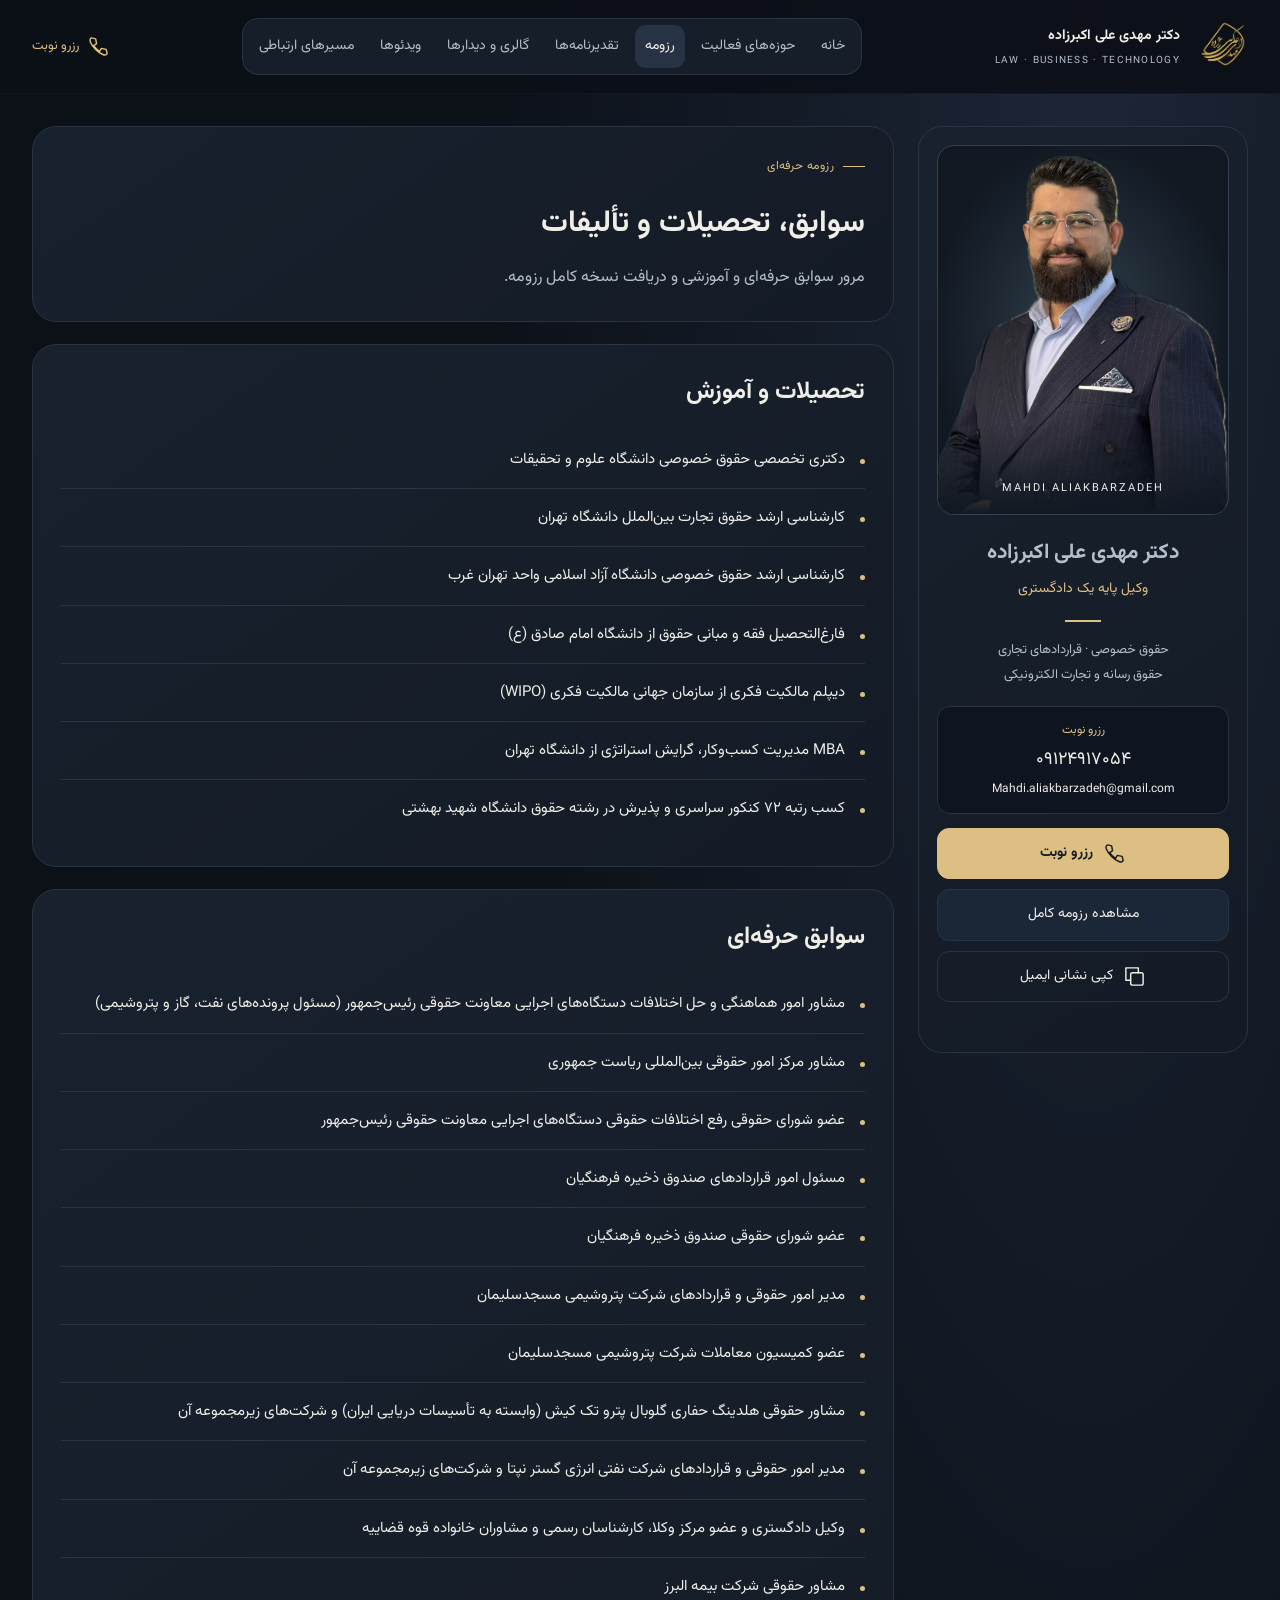
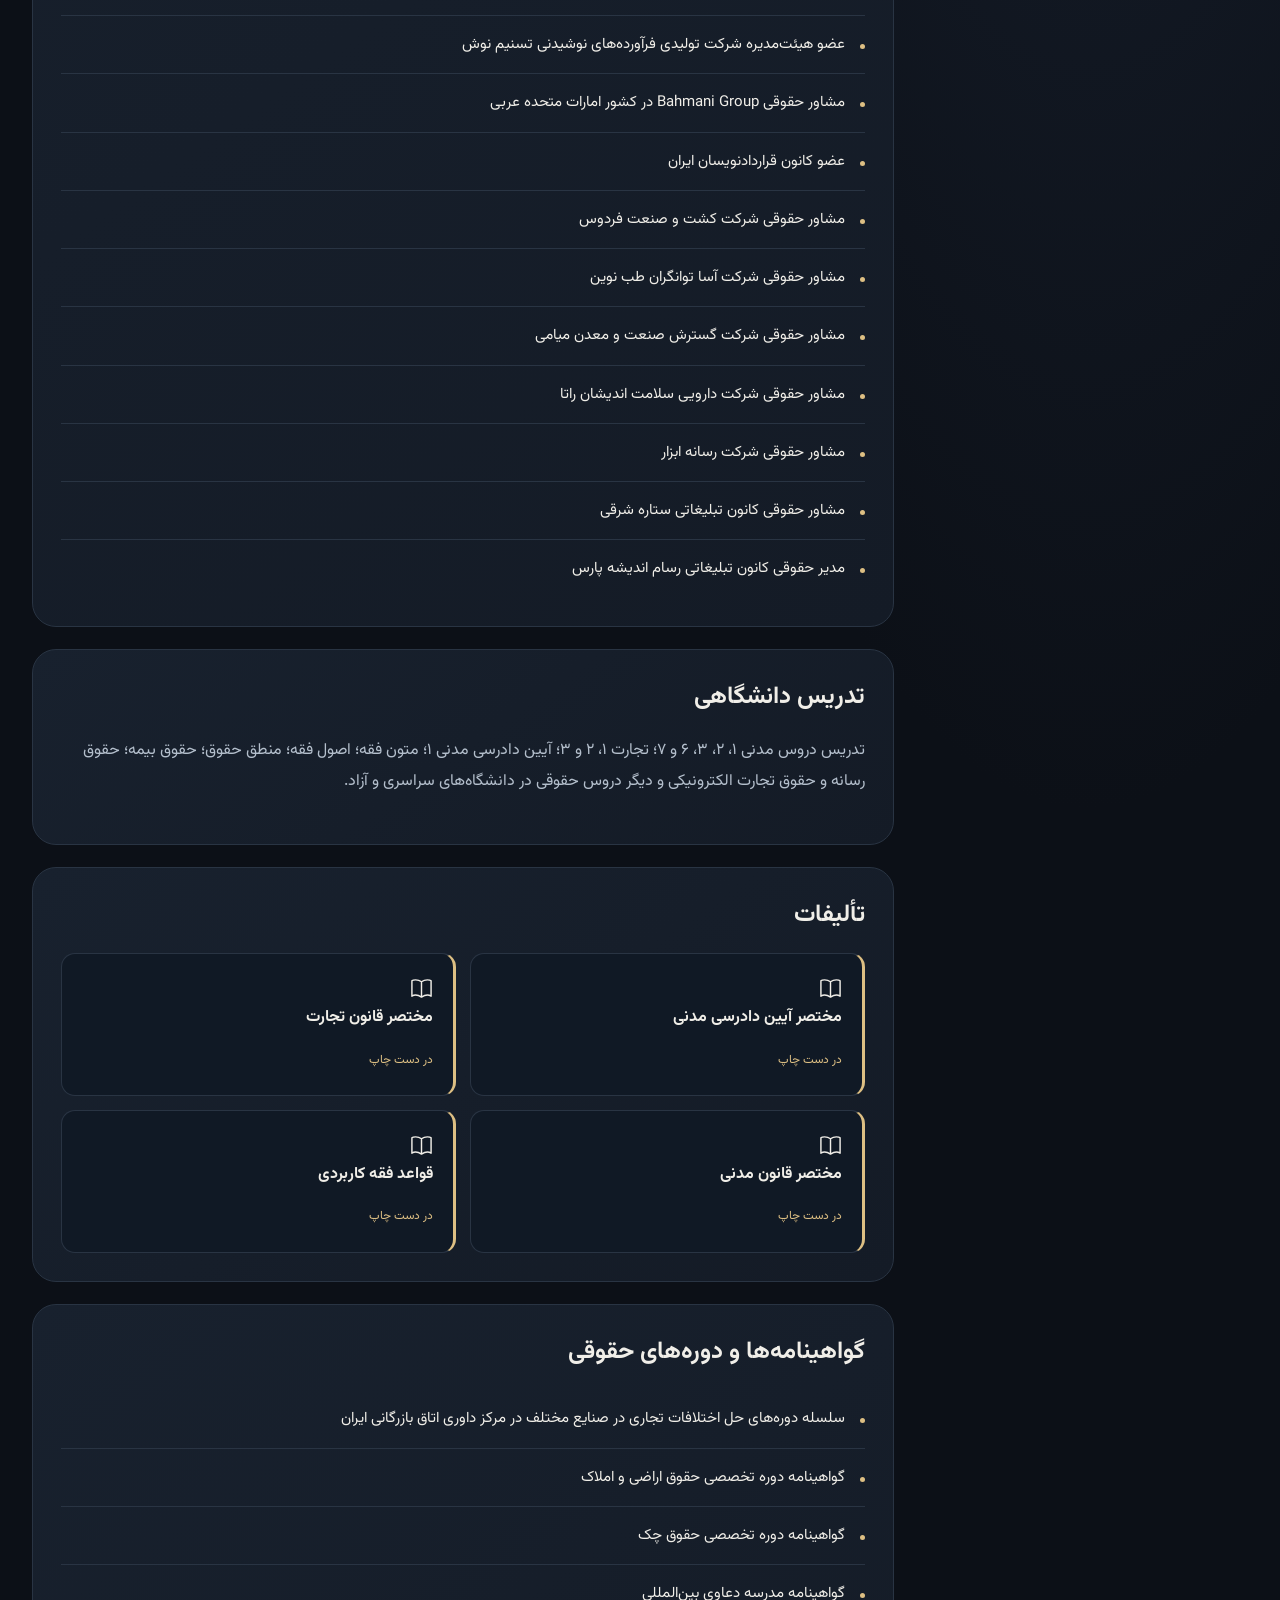
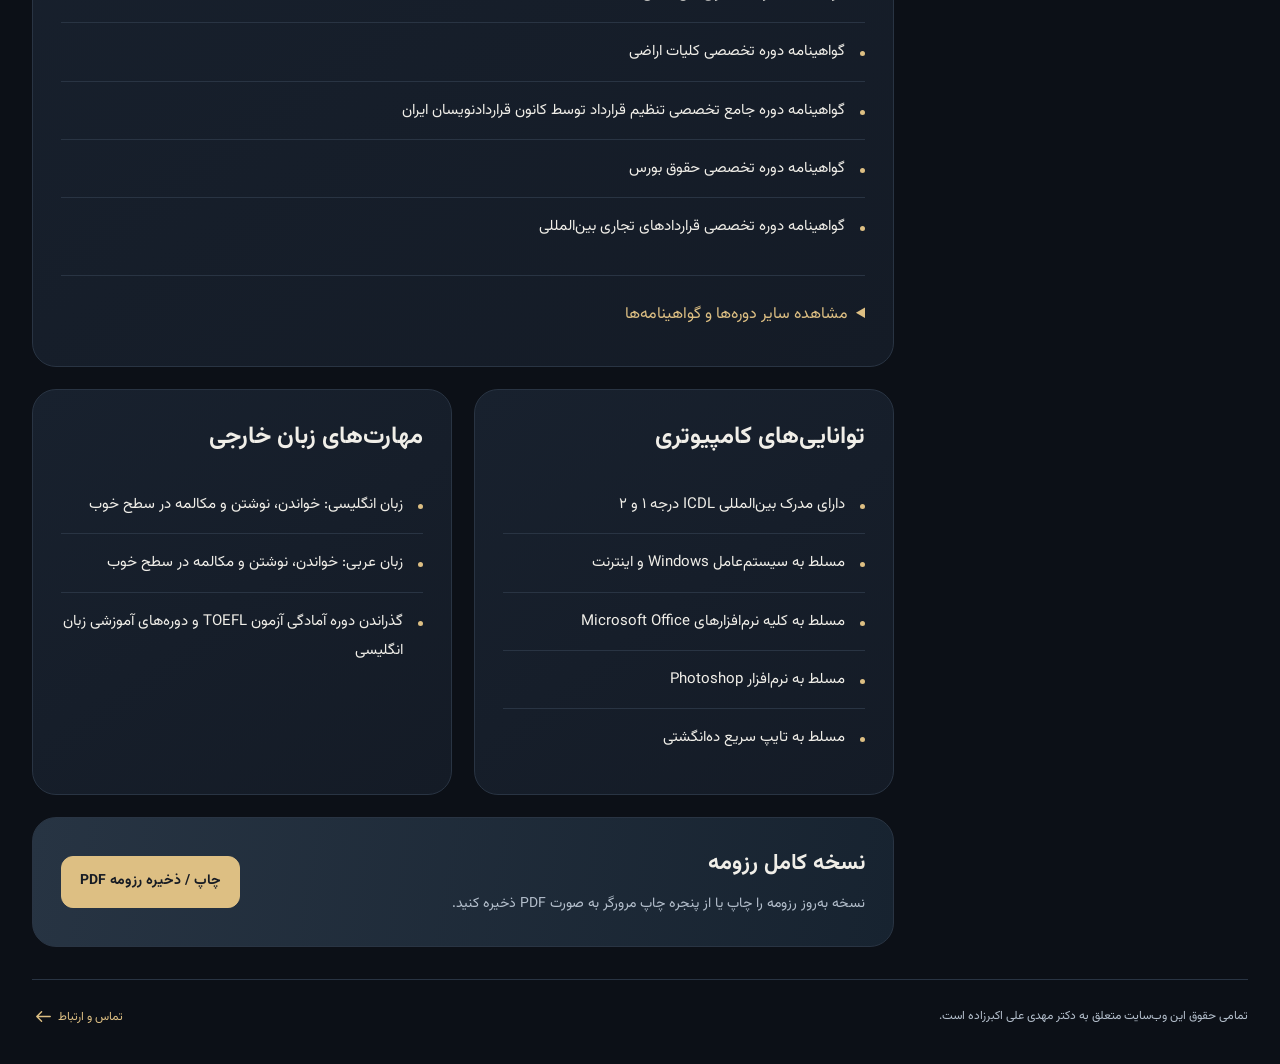
<file: resume.html>
<!doctype html><html lang="fa" dir="rtl"><head><meta charset="utf-8"><meta name="viewport" content="width=device-width, initial-scale=1"><title>رزومه و سوابق حرفه‌ای | دکتر مهدی علی اکبرزاده</title><meta name="description" content="رزومه دکتر مهدی علی اکبرزاده؛ تحصیلات حقوق خصوصی و تجارت بین‌الملل، سوابق مشاوره و مدیریت حقوقی، تدریس، گواهینامه‌ها و تألیفات در دست چاپ."><meta name="robots" content="index,follow,max-image-preview:large"><meta property="og:locale" content="fa_IR"><meta property="og:type" content="website"><meta property="og:site_name" content="دکتر مهدی علی اکبرزاده"><meta property="og:title" content="رزومه و سوابق حرفه‌ای | دکتر مهدی علی اکبرزاده"><meta property="og:description" content="رزومه دکتر مهدی علی اکبرزاده؛ تحصیلات حقوق خصوصی و تجارت بین‌الملل، سوابق مشاوره و مدیریت حقوقی، تدریس، گواهینامه‌ها و تألیفات در دست چاپ."><meta name="twitter:card" content="summary_large_image"><meta name="twitter:title" content="رزومه و سوابق حرفه‌ای | دکتر مهدی علی اکبرزاده"><meta name="twitter:description" content="رزومه دکتر مهدی علی اکبرزاده؛ تحصیلات حقوق خصوصی و تجارت بین‌الملل، سوابق مشاوره و مدیریت حقوقی، تدریس، گواهینامه‌ها و تألیفات در دست چاپ."><script type="application/ld+json">{"@context":"https://schema.org","@graph":[{"@type":"Person","@id":"#person","name":"دکتر مهدی علی اکبرزاده","alternateName":"مهدی علی اکبرزاده","jobTitle":"وکیل پایه یک دادگستری","telephone":"+989124917054","email":"Mahdi.aliakbarzadeh@gmail.com","knowsAbout":["حقوق خصوصی","حقوق تجارت بین‌الملل","قراردادهای تجاری","حقوق تجارت الکترونیکی","حقوق رسانه","مالکیت فکری"],"address":{"@type":"PostalAddress","streetAddress":"خیابان شریعتی، نبش کوچه شهید جعفرزاده، پلاک ۴۹۲","addressLocality":"تهران","addressCountry":"IR"}},{"@type":"ProfilePage","name":"رزومه و سوابق حرفه‌ای | دکتر مهدی علی اکبرزاده","description":"رزومه دکتر مهدی علی اکبرزاده؛ تحصیلات حقوق خصوصی و تجارت بین‌الملل، سوابق مشاوره و مدیریت حقوقی، تدریس، گواهینامه‌ها و تألیفات در دست چاپ.","inLanguage":"fa-IR","mainEntity":{"@id":"#person"}}]}</script><meta name="theme-color" content="#0c1017"><link rel="icon" href="assets/images/IMG_0619.png?v=2.1.1" type="image/png"><link rel="preload" href="assets/fonts/vazirmatn-regular.woff2" as="font" type="font/woff2" crossorigin><link rel="stylesheet" href="assets/css/site.css?v=2.1.1"><script src="assets/js/site.js?v=2.1.0" defer></script></head>
    <body><a class="skip" href="#main">رفتن به محتوای اصلی</a><header class="header-area-bentogrid"><div class="container"><div class="nav-shell"><a href="index.html" class="brand" aria-label="صفحه اصلی دکتر مهدی علی اکبرزاده"><img class="brand-logo" src="assets/images/IMG_0619.png" alt="" width="56" height="56" decoding="async"><span>دکتر مهدی علی اکبرزاده<small lang="en" dir="ltr">LAW · BUSINESS · TECHNOLOGY</small></span></a><nav class="nav-links" aria-label="منوی اصلی"><a href="index.html">خانه</a><a href="practice.html">حوزه‌های فعالیت</a><a href="resume.html" aria-current="page">رزومه</a><a href="appreciations.html">تقدیرنامه‌ها</a><a href="gallery.html">گالری و دیدارها</a><a href="videos.html">ویدئوها</a><a href="contact.html">مسیرهای ارتباطی</a></nav><a class="header-contact" href="tel:+989124917054"><svg class="icon" viewBox="0 0 24 24" aria-hidden="true"><path d="m5 3 4 1 1 5-3 2c2 3 3 4 6 6l2-3 5 1 1 4c-1 4-7 1-12-4S1 4 5 3Z"/></svg>رزرو نوبت</a></div></div></header>
    <div class="container"><div class="main-page-content"><aside class="tmp-profile-card profile-picture-area" aria-label="کارت معرفی و ارتباط">
      <div class="portrait-stage"><img src="assets/images/portrait.webp" alt="دکتر مهدی علی اکبرزاده، وکیل پایه یک دادگستری" width="760" height="1400" fetchpriority="high"><span class="portrait-label" lang="en" dir="ltr">MAHDI ALIAKBARZADEH</span></div>
      <div class="profile-text"><p class="profile-name">دکتر مهدی علی اکبرزاده</p><p class="profile-role">وکیل پایه یک دادگستری</p><div class="profile-rule"></div><p class="profile-note">حقوق خصوصی · قراردادهای تجاری<br>حقوق رسانه و تجارت الکترونیکی</p>
      <div class="info-box"><span class="booking-label">رزرو نوبت</span><a href="tel:+989124917054" dir="ltr" aria-label="رزرو نوبت با شماره ۰۹۱۲۴۹۱۷۰۵۴">۰۹۱۲۴۹۱۷۰۵۴</a><a href="mailto:Mahdi.aliakbarzadeh@gmail.com" dir="ltr">Mahdi.aliakbarzadeh@gmail.com</a></div>
      <a class="btn btn-primary btn-block" href="tel:+989124917054"><svg class="icon" viewBox="0 0 24 24" aria-hidden="true"><path d="m5 3 4 1 1 5-3 2c2 3 3 4 6 6l2-3 5 1 1 4c-1 4-7 1-12-4S1 4 5 3Z"/></svg>رزرو نوبت</a>
      <a class="btn btn-block" href="resume.html">مشاهده رزومه کامل</a><button type="button" class="btn btn-block btn-quiet" data-copy-email="Mahdi.aliakbarzadeh@gmail.com" aria-describedby="copy-profile"><svg class="icon" viewBox="0 0 24 24" aria-hidden="true"><rect x="8" y="8" width="13" height="13" rx="2"/><path d="M16 8V3H3v13h5"/></svg>کپی نشانی ایمیل</button><p class="copy-status" id="copy-profile" role="status" aria-live="polite"></p></div></aside><main class="page-content main-focus" id="main" tabindex="-1"><header class="tmp-profile-card section-intro"><span class="eyebrow">رزومه حرفه‌ای</span><h1>سوابق، تحصیلات و تألیفات</h1><p class="print-contact">رزرو نوبت: ۰۹۱۲۴۹۱۷۰۵۴<br>تهران، خیابان شریعتی، نبش کوچه شهید جعفرزاده، پلاک ۴۹۲</p><p>مرور سوابق حرفه‌ای و آموزشی و دریافت نسخه کامل رزومه.</p></header><div class="bento-grid">
      <section class="tmp-profile-card span-2" id="education"><h2>تحصیلات و آموزش</h2><ul class="detail-list"><li>دکتری تخصصی حقوق خصوصی دانشگاه علوم و تحقیقات</li><li>کارشناسی ارشد حقوق تجارت بین‌الملل دانشگاه تهران</li><li>کارشناسی ارشد حقوق خصوصی دانشگاه آزاد اسلامی واحد تهران غرب</li><li>فارغ‌التحصیل فقه و مبانی حقوق از دانشگاه امام صادق (ع)</li><li>دیپلم مالکیت فکری از سازمان جهانی مالکیت فکری (WIPO)</li><li>MBA مدیریت کسب‌وکار، گرایش استراتژی از دانشگاه تهران</li><li>کسب رتبه ۷۲ کنکور سراسری و پذیرش در رشته حقوق دانشگاه شهید بهشتی</li></ul></section>
      <section class="tmp-profile-card span-2 experience-card" id="experience"><h2>سوابق حرفه‌ای</h2><ul class="detail-list"><li>مشاور امور هماهنگی و حل اختلافات دستگاه‌های اجرایی معاونت حقوقی رئیس‌جمهور (مسئول پرونده‌های نفت، گاز و پتروشیمی)</li><li>مشاور مرکز امور حقوقی بین‌المللی ریاست جمهوری</li><li>عضو شورای حقوقی رفع اختلافات حقوقی دستگاه‌های اجرایی معاونت حقوقی رئیس‌جمهور</li><li>مسئول امور قراردادهای صندوق ذخیره فرهنگیان</li><li>عضو شورای حقوقی صندوق ذخیره فرهنگیان</li><li>مدیر امور حقوقی و قراردادهای شرکت پتروشیمی مسجدسلیمان</li><li>عضو کمیسیون معاملات شرکت پتروشیمی مسجدسلیمان</li><li>مشاور حقوقی هلدینگ حفاری گلوبال پترو تک کیش (وابسته به تأسیسات دریایی ایران) و شرکت‌های زیرمجموعه آن</li><li>مدیر امور حقوقی و قراردادهای شرکت نفتی انرژی گستر نپتا و شرکت‌های زیرمجموعه آن</li><li>وکیل دادگستری و عضو مرکز وکلا، کارشناسان رسمی و مشاوران خانواده قوه قضاییه</li><li>مشاور حقوقی شرکت بیمه البرز</li><li>عضو هیئت‌مدیره شرکت تولیدی فرآورده‌های نوشیدنی تسنیم نوش</li><li>مشاور حقوقی Bahmani Group در کشور امارات متحده عربی</li><li>عضو کانون قراردادنویسان ایران</li><li>مشاور حقوقی شرکت کشت و صنعت فردوس</li><li>مشاور حقوقی شرکت آسا توانگران طب نوین</li><li>مشاور حقوقی شرکت گسترش صنعت و معدن میامی</li><li>مشاور حقوقی شرکت دارویی سلامت اندیشان راتا</li><li>مشاور حقوقی شرکت رسانه ابزار</li><li>مشاور حقوقی کانون تبلیغاتی ستاره شرقی</li><li>مدیر حقوقی کانون تبلیغاتی رسام اندیشه پارس</li></ul></section>
      <section class="tmp-profile-card span-2" id="teaching"><h2>تدریس دانشگاهی</h2><p>تدریس دروس مدنی ۱، ۲، ۳، ۶ و ۷؛ تجارت ۱، ۲ و ۳؛ آیین دادرسی مدنی ۱؛ متون فقه؛ اصول فقه؛ منطق حقوق؛ حقوق بیمه؛ حقوق رسانه و حقوق تجارت الکترونیکی و دیگر دروس حقوقی در دانشگاه‌های سراسری و آزاد.</p></section>
      <section class="tmp-profile-card span-2" id="books"><h2>تألیفات</h2><div class="book-list"><article class="book"><svg class="icon" viewBox="0 0 24 24" aria-hidden="true"><path d="M12 5C8 2 3 3 2 4v16c3-2 7-1 10 1 3-2 7-3 10-1V4c-1-1-6-2-10 1v16"/></svg><h3>مختصر آیین دادرسی مدنی</h3><span>در دست چاپ</span></article><article class="book"><svg class="icon" viewBox="0 0 24 24" aria-hidden="true"><path d="M12 5C8 2 3 3 2 4v16c3-2 7-1 10 1 3-2 7-3 10-1V4c-1-1-6-2-10 1v16"/></svg><h3>مختصر قانون تجارت</h3><span>در دست چاپ</span></article><article class="book"><svg class="icon" viewBox="0 0 24 24" aria-hidden="true"><path d="M12 5C8 2 3 3 2 4v16c3-2 7-1 10 1 3-2 7-3 10-1V4c-1-1-6-2-10 1v16"/></svg><h3>مختصر قانون مدنی</h3><span>در دست چاپ</span></article><article class="book"><svg class="icon" viewBox="0 0 24 24" aria-hidden="true"><path d="M12 5C8 2 3 3 2 4v16c3-2 7-1 10 1 3-2 7-3 10-1V4c-1-1-6-2-10 1v16"/></svg><h3>قواعد فقه کاربردی</h3><span>در دست چاپ</span></article></div></section>
      <section class="tmp-profile-card span-2 experience-card" id="courses"><h2>گواهینامه‌ها و دوره‌های حقوقی</h2><ul class="detail-list"><li>سلسله دوره‌های حل اختلافات تجاری در صنایع مختلف در مرکز داوری اتاق بازرگانی ایران</li><li>گواهینامه دوره تخصصی حقوق اراضی و املاک</li><li>گواهینامه دوره تخصصی حقوق چک</li><li>گواهینامه مدرسه دعاوی بین‌المللی</li><li>گواهینامه دوره تخصصی کلیات اراضی</li><li>گواهینامه دوره جامع تخصصی تنظیم قرارداد توسط کانون قراردادنویسان ایران</li><li>گواهینامه دوره تخصصی حقوق بورس</li><li>گواهینامه دوره تخصصی قراردادهای تجاری بین‌المللی</li></ul><details><summary>مشاهده سایر دوره‌ها و گواهینامه‌ها</summary><ul class="detail-list"><li>گواهینامه دوره موانع اجرای آرای داوری</li><li>گواهینامه دوره تخصصی مسئولیت‌های حقوقی مدنی و کیفری مدیران شرکت‌های تجاری</li><li>گواهینامه دوره تخصصی قانون مالیات‌های مستقیم</li><li>گواهینامه دوره تخصصی چگونگی دفاع کارشناسان حقوقی و وکلا در دعاوی بانکی از پژوهشکده پولی و بانکی بانک مرکزی</li><li>گواهینامه دوره تخصصی بررسی علل و راهکارهای حل‌وفصل اختلافات از مناقصه تا پیمان (مابین مناقصه‌گزار و مناقصه‌گر / کارفرما و پیمانکار)</li><li>گواهینامه دوره تخصصی اظهارنامه و نحوه نگارش آن</li><li>گواهینامه دوره تخصصی مدیریت ادعا</li><li>گواهینامه دوره تخصصی تنظیم قرارداد کار</li><li>گواهینامه دوره تخصصی حقوق بیمه‌گذاران (خریداران و ذی‌نفعان بیمه‌نامه)</li><li>گواهینامه دوره تخصصی بررسی فرآیند رسیدگی به تخلفات کارمندان اداری</li><li>گواهینامه دوره تخصصی مقاله‌نویسی</li><li>گواهینامه دوره تخصصی ۱۵ اشتباه رایج در تنظیم قراردادها</li><li>شرکت در دوره کارگاه طراحی نقشه راه پرونده‌های حقوقی</li><li>شرکت در سمینار داوری و چشم‌انداز شیوه‌های جایگزین حل‌وفصل اختلافات (ADR) در نظام حقوقی ایران</li><li>شرکت در دوره‌های آموزش حقوق مدنی، آیین دادرسی مدنی، تجارت، جزا و آیین دادرسی کیفری مؤسسه حقوقی طرح نوین</li><li>شرکت در دوره‌های آموزش حقوق جزا و آیین دادرسی کیفری مؤسسه حقوقی دادآفرین</li><li>شرکت در دوره‌های آموزش حقوق مدنی، آیین دادرسی مدنی و تجارت مؤسسه آموزش عالی چتر دانش</li></ul></details></section>
      <section class="tmp-profile-card "><h2>توانایی‌های کامپیوتری</h2><ul class="detail-list"><li>دارای مدرک بین‌المللی ICDL درجه ۱ و ۲</li><li>مسلط به سیستم‌عامل Windows و اینترنت</li><li>مسلط به کلیه نرم‌افزارهای Microsoft Office</li><li>مسلط به نرم‌افزار Photoshop</li><li>مسلط به تایپ سریع ده‌انگشتی</li></ul></section>
      <section class="tmp-profile-card "><h2>مهارت‌های زبان خارجی</h2><ul class="detail-list"><li>زبان انگلیسی: خواندن، نوشتن و مکالمه در سطح خوب</li><li>زبان عربی: خواندن، نوشتن و مکالمه در سطح خوب</li><li>گذراندن دوره آمادگی آزمون TOEFL و دوره‌های آموزشی زبان انگلیسی</li></ul></section>
      <section class="tmp-profile-card span-2 cta-card"><div><h2>نسخه کامل رزومه</h2><p>نسخه به‌روز رزومه را چاپ یا از پنجره چاپ مرورگر به صورت PDF ذخیره کنید.</p></div><button class="btn btn-primary" type="button" data-print-resume hidden>چاپ / ذخیره رزومه PDF</button><noscript><p class="small">برای چاپ یا ذخیره PDF، از گزینه چاپ مرورگر استفاده کنید.</p></noscript></section></div></main></div><footer class="footer"><span>تمامی حقوق این وب‌سایت متعلق به دکتر مهدی علی اکبرزاده است.</span><a href="contact.html">تماس و ارتباط <svg class="icon" viewBox="0 0 24 24" aria-hidden="true"><path d="M19 12H5M10 7l-5 5 5 5"/></svg></a></footer></div></body></html>
</file>
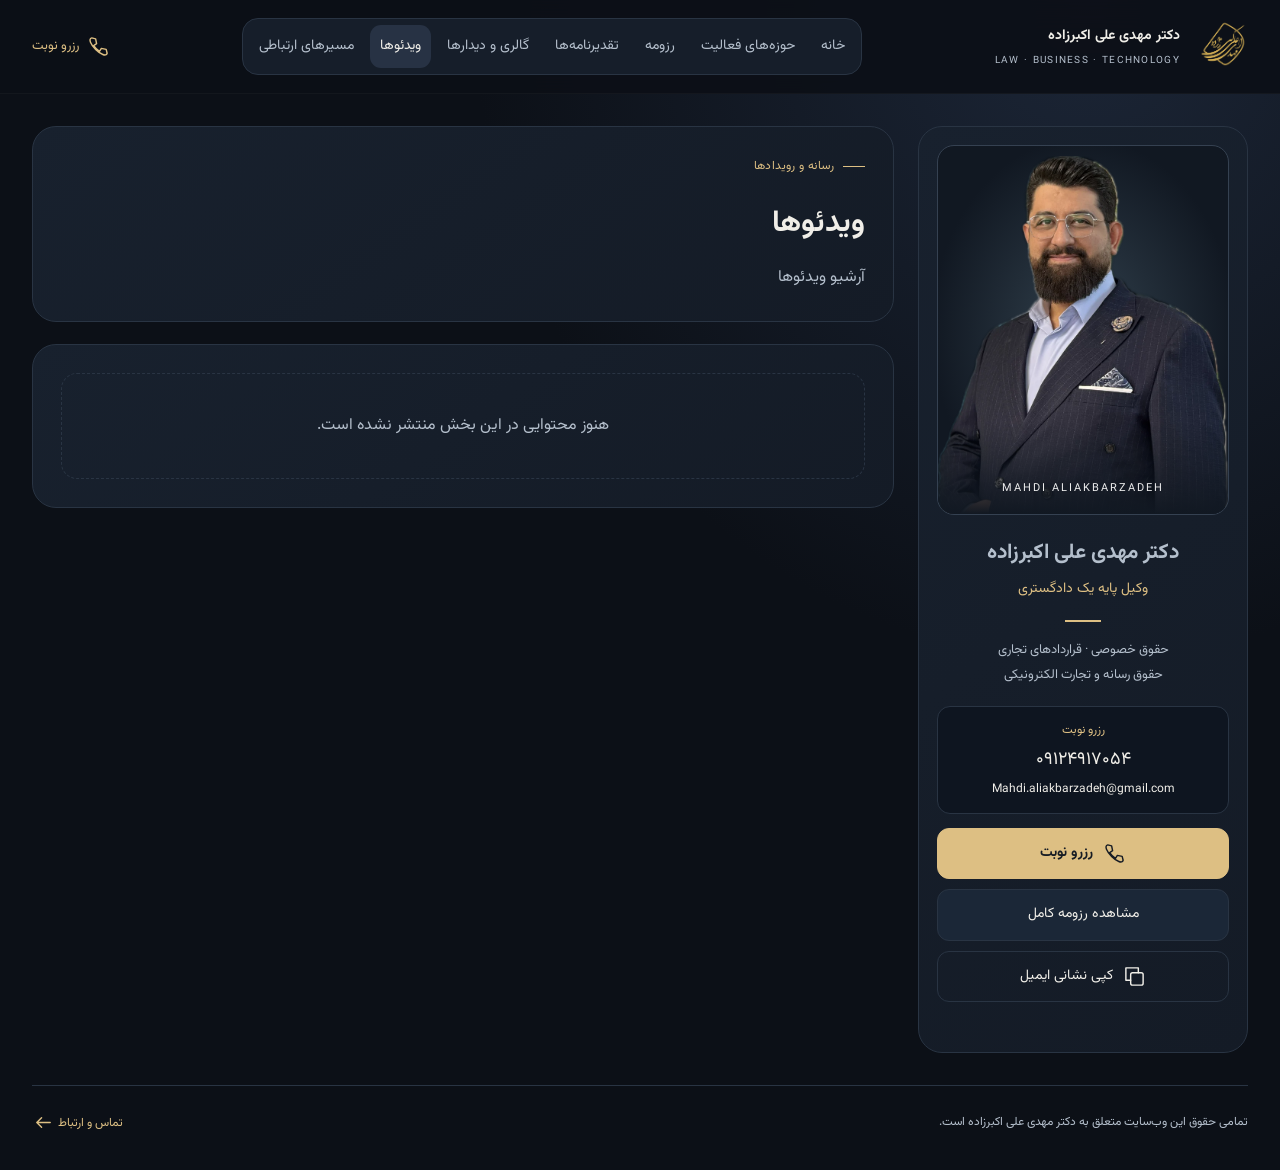
<file: videos.html>
<!doctype html><html lang="fa" dir="rtl"><head><meta charset="utf-8"><meta name="viewport" content="width=device-width, initial-scale=1"><title>ویدئوها | دکتر مهدی علی اکبرزاده</title><meta name="description" content="آرشیو ویدئوها دکتر مهدی علی اکبرزاده."><meta name="robots" content="noindex,follow"><meta property="og:locale" content="fa_IR"><meta property="og:type" content="website"><meta property="og:site_name" content="دکتر مهدی علی اکبرزاده"><meta property="og:title" content="ویدئوها | دکتر مهدی علی اکبرزاده"><meta property="og:description" content="آرشیو ویدئوها دکتر مهدی علی اکبرزاده."><meta name="twitter:card" content="summary_large_image"><meta name="twitter:title" content="ویدئوها | دکتر مهدی علی اکبرزاده"><meta name="twitter:description" content="آرشیو ویدئوها دکتر مهدی علی اکبرزاده."><script type="application/ld+json">{"@context":"https://schema.org","@graph":[{"@type":"Person","@id":"#person","name":"دکتر مهدی علی اکبرزاده","alternateName":"مهدی علی اکبرزاده","jobTitle":"وکیل پایه یک دادگستری","telephone":"+989124917054","email":"Mahdi.aliakbarzadeh@gmail.com","knowsAbout":["حقوق خصوصی","حقوق تجارت بین‌الملل","قراردادهای تجاری","حقوق تجارت الکترونیکی","حقوق رسانه","مالکیت فکری"],"address":{"@type":"PostalAddress","streetAddress":"خیابان شریعتی، نبش کوچه شهید جعفرزاده، پلاک ۴۹۲","addressLocality":"تهران","addressCountry":"IR"}},{"@type":"CollectionPage","name":"ویدئوها | دکتر مهدی علی اکبرزاده","description":"آرشیو ویدئوها","inLanguage":"fa-IR","mainEntity":{"@id":"#person"}}]}</script><meta name="theme-color" content="#0c1017"><link rel="icon" href="assets/images/IMG_0619.png?v=2.1.1" type="image/png"><link rel="preload" href="assets/fonts/vazirmatn-regular.woff2" as="font" type="font/woff2" crossorigin><link rel="stylesheet" href="assets/css/site.css?v=2.1.1"><script src="assets/js/site.js?v=2.1.0" defer></script><script src="assets/js/media-data.js?v=2.1.0" defer></script><script src="assets/js/media.js?v=2.1.0" defer></script></head>
    <body><a class="skip" href="#main">رفتن به محتوای اصلی</a><header class="header-area-bentogrid"><div class="container"><div class="nav-shell"><a href="index.html" class="brand" aria-label="صفحه اصلی دکتر مهدی علی اکبرزاده"><img class="brand-logo" src="assets/images/IMG_0619.png" alt="" width="56" height="56" decoding="async"><span>دکتر مهدی علی اکبرزاده<small lang="en" dir="ltr">LAW · BUSINESS · TECHNOLOGY</small></span></a><nav class="nav-links" aria-label="منوی اصلی"><a href="index.html">خانه</a><a href="practice.html">حوزه‌های فعالیت</a><a href="resume.html">رزومه</a><a href="appreciations.html">تقدیرنامه‌ها</a><a href="gallery.html">گالری و دیدارها</a><a href="videos.html" aria-current="page">ویدئوها</a><a href="contact.html">مسیرهای ارتباطی</a></nav><a class="header-contact" href="tel:+989124917054"><svg class="icon" viewBox="0 0 24 24" aria-hidden="true"><path d="m5 3 4 1 1 5-3 2c2 3 3 4 6 6l2-3 5 1 1 4c-1 4-7 1-12-4S1 4 5 3Z"/></svg>رزرو نوبت</a></div></div></header>
    <div class="container"><div class="main-page-content"><aside class="tmp-profile-card profile-picture-area" aria-label="کارت معرفی و ارتباط">
      <div class="portrait-stage"><img src="assets/images/portrait.webp" alt="دکتر مهدی علی اکبرزاده، وکیل پایه یک دادگستری" width="760" height="1400" fetchpriority="high"><span class="portrait-label" lang="en" dir="ltr">MAHDI ALIAKBARZADEH</span></div>
      <div class="profile-text"><p class="profile-name">دکتر مهدی علی اکبرزاده</p><p class="profile-role">وکیل پایه یک دادگستری</p><div class="profile-rule"></div><p class="profile-note">حقوق خصوصی · قراردادهای تجاری<br>حقوق رسانه و تجارت الکترونیکی</p>
      <div class="info-box"><span class="booking-label">رزرو نوبت</span><a href="tel:+989124917054" dir="ltr" aria-label="رزرو نوبت با شماره ۰۹۱۲۴۹۱۷۰۵۴">۰۹۱۲۴۹۱۷۰۵۴</a><a href="mailto:Mahdi.aliakbarzadeh@gmail.com" dir="ltr">Mahdi.aliakbarzadeh@gmail.com</a></div>
      <a class="btn btn-primary btn-block" href="tel:+989124917054"><svg class="icon" viewBox="0 0 24 24" aria-hidden="true"><path d="m5 3 4 1 1 5-3 2c2 3 3 4 6 6l2-3 5 1 1 4c-1 4-7 1-12-4S1 4 5 3Z"/></svg>رزرو نوبت</a>
      <a class="btn btn-block" href="resume.html">مشاهده رزومه کامل</a><button type="button" class="btn btn-block btn-quiet" data-copy-email="Mahdi.aliakbarzadeh@gmail.com" aria-describedby="copy-profile"><svg class="icon" viewBox="0 0 24 24" aria-hidden="true"><rect x="8" y="8" width="13" height="13" rx="2"/><path d="M16 8V3H3v13h5"/></svg>کپی نشانی ایمیل</button><p class="copy-status" id="copy-profile" role="status" aria-live="polite"></p></div></aside><main class="page-content main-focus" id="main" tabindex="-1"><header class="tmp-profile-card section-intro"><span class="eyebrow">رسانه و رویدادها</span><h1>ویدئوها</h1><p>آرشیو ویدئوها</p></header><section class="tmp-profile-card media-collection" aria-label="ویدئوها"><div class="media-grid" data-media-collection="videos"></div><p class="media-empty">هنوز محتوایی در این بخش منتشر نشده است.</p><noscript><p class="small">برای نمایش آرشیو رسانه، JavaScript مرورگر را فعال کنید.</p></noscript></section></main></div><footer class="footer"><span>تمامی حقوق این وب‌سایت متعلق به دکتر مهدی علی اکبرزاده است.</span><a href="contact.html">تماس و ارتباط <svg class="icon" viewBox="0 0 24 24" aria-hidden="true"><path d="M19 12H5M10 7l-5 5 5 5"/></svg></a></footer></div></body></html>
</file>
<file: assets/css/site.css>
/* Bento layout retained from the supplied Virtuo design; lean project-specific styles. */
@font-face{font-family:Vazirmatn;src:url('../fonts/vazirmatn-regular.woff2') format('woff2');font-weight:400;font-display:swap}
@font-face{font-family:Vazirmatn;src:url('../fonts/vazirmatn-bold.woff2') format('woff2');font-weight:700;font-display:swap}
:root{color-scheme:dark;--bg:#0c1017;--card:#141b26;--line:#293443;--text:#f0eee8;--muted:#b4bfcc;--gold:#ddbf83;--blue:#86bbdf;--radius:24px}
*{box-sizing:border-box}html{scroll-behavior:smooth;scroll-padding-top:110px}body{margin:0;background:radial-gradient(ellipse at 85% 0, #1c2637 0,transparent 40%),var(--bg);color:var(--text);font:400 16px/1.95 Vazirmatn,Tahoma,sans-serif}a{color:inherit;text-decoration:none}button{font:inherit}button,a,summary{-webkit-tap-highlight-color:transparent}a,button{touch-action:manipulation}a:focus-visible,button:focus-visible,summary:focus-visible{outline:3px solid var(--blue);outline-offset:5px}img{max-width:100%;display:block}h1,h2,h3,p{margin-top:0}h1,h2,h3{line-height:1.65}h1{font-size:clamp(25px,3vw,38px);margin-bottom:14px}h2{font-size:24px;margin-bottom:18px}h3{font-size:19px;margin-bottom:12px}p{color:var(--muted);margin-bottom:18px}ul{padding-inline-start:22px}li{margin-bottom:9px}.container{width:min(1340px,calc(100% - 64px));margin:auto}.skip{position:absolute;top:-100px;right:20px;z-index:30;background:var(--gold);color:var(--bg);padding:10px 20px}.skip:focus{top:12px}.header-area-bentogrid{position:sticky;top:0;z-index:10;padding:18px 0;background:#0c1017ed;backdrop-filter:blur(16px);border-bottom:1px solid #ffffff08}.nav-shell{display:flex;justify-content:space-between;align-items:center;gap:18px}.brand{display:flex;align-items:center;gap:12px;font-weight:700;font-size:14px}.brand .icon{width:30px;height:30px;color:var(--gold)}.brand small{display:block;color:var(--muted);font-size:10px;font-weight:400;letter-spacing:1.3px}.nav-links{display:flex;gap:6px;padding:6px;background:#161e2a;border:1px solid var(--line);border-radius:16px}.nav-links a{padding:8px 18px;font-size:14px;white-space:nowrap;color:var(--muted);border-radius:11px}.nav-links a:hover,.nav-links [aria-current=page]{color:var(--text);background:#273244}.header-contact{font-size:13px;color:var(--gold);display:flex;gap:8px;align-items:center}.icon{width:23px;height:23px;stroke:currentColor;fill:none;stroke-width:1.5;stroke-linecap:round;stroke-linejoin:round;flex:none;vertical-align:middle}.main-page-content{display:grid;grid-template-columns:330px minmax(0,1fr);gap:24px;align-items:start;margin:32px 0}.tmp-profile-card{border:1px solid var(--line);border-radius:var(--radius);background:linear-gradient(145deg,#18212e,var(--card));padding:28px;overflow:hidden}.profile-picture-area{position:sticky;top:113px;padding:18px;text-align:center}.portrait-stage{height:370px;border-radius:17px;overflow:hidden;background:radial-gradient(ellipse at center,#31404c,#111822 74%);position:relative;border:1px solid #354151}.portrait-stage:after{content:'';position:absolute;inset:75% 0 0;background:linear-gradient(transparent,#111822)}.portrait-stage img{width:100%;height:100%;object-fit:cover;object-position:center -6%;}.portrait-label{position:absolute;bottom:15px;right:16px;left:16px;z-index:1;color:#eee;font-size:11px;letter-spacing:2px}.profile-name{font-size:21px;margin:18px 0 2px;font-weight:700}.profile-role{font-size:14px;margin:0 0 15px;color:var(--gold)}.profile-rule{width:36px;height:2px;background:var(--gold);margin:16px auto}.profile-note{font-size:13px;margin-bottom:18px}.info-box{border:1px solid var(--line);background:#0e1520;border-radius:13px;padding:12px;margin-bottom:14px;font-size:12px}.info-box a{display:block;overflow-wrap:anywhere}.info-box a:first-child{font-size:18px;color:var(--text);margin-bottom:5px}.btn{display:inline-flex;justify-content:center;align-items:center;gap:10px;border:1px solid var(--line);border-radius:12px;padding:11px 18px;cursor:pointer;font-size:14px;color:var(--text);background:#1b2737;transition:background .18s,transform .18s;min-height:46px}.btn:hover{background:#28364a;transform:translateY(-2px)}.btn-primary{background:var(--gold);color:#171c24;border-color:var(--gold);font-weight:700}.btn-primary:hover{background:#ebd3a5}.btn-block{display:flex;width:100%;margin-top:10px}.btn-quiet{background:transparent}.copy-status{font-size:12px;color:var(--gold);min-height:24px;margin:8px 0 0}.page-content{min-width:0}.bento-grid{display:grid;grid-template-columns:repeat(2,minmax(0,1fr));gap:22px}.span-2{grid-column:1/-1}.eyebrow{display:flex;align-items:center;gap:9px;color:var(--gold);font-size:12px;letter-spacing:.4px;margin-bottom:20px}.eyebrow:before{content:'';width:22px;height:1px;background:var(--gold)}.hero{position:relative;padding:36px;min-height:300px;background:radial-gradient(ellipse at 0 0,#243b52,transparent 60%),linear-gradient(135deg,#18212e,#151b26)}.hero h1 strong{color:var(--gold);font-weight:700}.hero p{max-width:660px;font-size:16px}.actions{display:flex;gap:12px;flex-wrap:wrap;margin-top:23px}.chips{display:flex;flex-wrap:wrap;gap:8px}.chip{display:inline-block;border:1px solid #384352;border-radius:8px;padding:4px 11px;font-size:12px;color:#c7d1dc}.card-heading{display:flex;align-items:center;justify-content:space-between;gap:10px}.card-heading .icon{color:var(--gold);width:28px;height:28px}.card-heading h2{margin-bottom:0;font-size:21px}.card-heading{margin-bottom:20px}.text-link{display:inline-flex;gap:10px;align-items:center;color:var(--gold);font-size:13px;margin-top:12px;min-height:40px}.text-link:hover{color:white}.text-link .icon{width:18px}.selected-list{list-style:none;padding:0;margin:0}.selected-list li{padding:13px 0;border-bottom:1px solid var(--line);margin:0}.selected-list li:first-child{padding-top:0}.selected-list li:last-child{border:0}.selected-list strong{font-size:14px;display:block}.selected-list span{font-size:12px;color:var(--muted)}.image-card{padding:0;position:relative}.image-card img{width:100%;height:auto;aspect-ratio:3/2;object-fit:cover}.image-copy{padding:23px 26px}.image-copy h2{font-size:21px;margin-bottom:10px}.image-copy p{font-size:14px;margin:0}.mini-features{display:grid;grid-template-columns:repeat(3,1fr);gap:14px}.mini-feature{border:1px solid var(--line);border-radius:14px;padding:16px;font-size:13px;background:#111a25}.mini-feature .icon{display:block;margin-bottom:12px;color:var(--gold)}.mini-feature small{display:block;color:var(--muted);margin-top:5px;font-size:11px}.cta-card{display:flex;align-items:center;justify-content:space-between;gap:20px;background:linear-gradient(100deg,#273443,#172330)}.cta-card h2{font-size:22px;margin-bottom:8px}.cta-card p{font-size:14px;margin:0}.section-intro{margin-bottom:22px}.section-intro h1{font-size:30px}.section-intro p{margin:0}.detail-list{list-style:none;padding:0;margin:0}.detail-list li{position:relative;padding:14px 20px 14px 0;border-bottom:1px solid var(--line);font-size:15px;margin:0}.detail-list li:before{content:'';position:absolute;right:0;top:28px;width:5px;height:5px;border-radius:50%;background:var(--gold)}.detail-list li:last-child{border:0}.muted{color:var(--muted)}.small{font-size:13px}.section-id{color:var(--gold);font-size:12px;letter-spacing:2px;display:block;margin-bottom:10px}.field-card{display:flex;flex-direction:column}.field-card .icon{width:34px;height:34px;color:var(--gold);margin-bottom:20px}.field-card p{font-size:14px}.field-card .chips{margin-top:auto}.book-list{display:grid;grid-template-columns:1fr 1fr;gap:14px}.book{padding:20px;border:1px solid var(--line);border-radius:14px;border-inline-start:3px solid var(--gold);background:#101925}.book h3{font-size:16px}.book span{font-size:12px;color:var(--gold)}details{margin-top:20px;border-top:1px solid var(--line);padding-top:15px}summary{cursor:pointer;color:var(--gold);padding:8px 0}.contact-number{display:block;direction:ltr;text-align:right;font-size:clamp(28px,4vw,43px);color:var(--gold);font-weight:700;margin:16px 0}.contact-email{display:block;font-size:clamp(13px,2vw,19px);overflow-wrap:anywhere;direction:ltr;text-align:right;color:var(--blue);margin:20px 0}.contact-image{width:100%;height:290px;object-fit:contain;object-position:bottom;background:#141414;border-radius:16px}.footer{display:flex;justify-content:space-between;gap:15px;align-items:center;padding:25px 0 35px;border-top:1px solid var(--line);color:var(--muted);font-size:12px}.footer a{color:var(--gold)}.error-page{text-align:center;min-height:50vh;display:grid;place-content:center}.error-page h1{font-size:44px}.main-focus:focus{outline:none}@media(min-width:1600px){.container{width:1420px}.main-page-content{grid-template-columns:350px minmax(0,1fr)}}@media(max-width:1150px){.container{width:calc(100% - 40px)}.main-page-content{grid-template-columns:280px minmax(0,1fr);gap:18px}.tmp-profile-card{padding:22px}.profile-picture-area{padding:14px}.portrait-stage{height:280px}.brand small{display:none}.nav-links a{padding:8px 12px}.header-contact{display:none}.bento-grid{gap:18px}.hero{padding:27px}.mini-features{grid-template-columns:1fr}.mini-feature{display:flex;align-items:center;gap:14px}.mini-feature .icon{margin:0}}@media(max-width:850px){.container{width:calc(100% - 30px)}.main-page-content{grid-template-columns:1fr;margin-top:22px}.profile-picture-area{position:static;display:grid;grid-template-columns:220px minmax(0,1fr);gap:22px;text-align:right;padding:18px;align-items:center}.portrait-stage{height:330px}.profile-name{margin-top:0}.profile-rule,.portrait-label,.profile-note{display:none}.profile-name{font-size:24px}.info-box{text-align:center}.nav-shell{flex-wrap:wrap;justify-content:center;gap:10px}.brand{font-size:13px}.header-area-bentogrid{padding:10px 0;position:relative}.nav-links{justify-content:center}.nav-links a{padding:7px 14px}.hero{min-height:auto}.mini-features{grid-template-columns:repeat(3,1fr)}.mini-feature{display:block}.mini-feature .icon{margin-bottom:10px}}@media(max-width:540px){body{font-size:15px}.container{width:calc(100% - 24px)}.brand{display:none}.nav-links{width:100%;gap:1px;padding:4px}.nav-links a{padding:8px 10px;font-size:12px;flex:1;text-align:center}.nav-shell{width:100%}.profile-picture-area{display:block;padding:16px}.portrait-stage{height:320px}.portrait-stage img{object-fit:contain;object-position:center 0;transform:scale(1.3);transform-origin:top center}.profile-text{text-align:center}.profile-name{font-size:23px;margin-top:16px}.info-box{padding:10px}.bento-grid{grid-template-columns:1fr;gap:16px}.span-2{grid-column:auto}.tmp-profile-card{border-radius:20px}.hero{padding:24px}.hero h1{font-size:28px}.hero p{font-size:15px}.actions{gap:8px}.actions .btn{flex:1}.mini-features{grid-template-columns:1fr}.mini-feature{display:flex}.mini-feature .icon{margin:0}.cta-card{display:block}.cta-card .btn{margin-top:18px;width:100%}.book-list{grid-template-columns:1fr}.footer{display:block;text-align:center}.footer a{display:inline-block;margin-top:10px}.contact-image{height:260px}.section-intro h1{font-size:27px}.detail-list li{font-size:14px}.contact-email{font-size:15px}.card-heading h2{font-size:20px}}
@media(prefers-reduced-motion:reduce){html{scroll-behavior:auto}*,*:before,*:after{transition:none!important;animation:none!important}.btn:hover{transform:none}}@media print{body{background:white;color:black;font-size:11pt}.header-area-bentogrid,.profile-picture-area,.footer,.actions,.btn,.copy-status{display:none}.container{width:100%}.main-page-content,.bento-grid{display:block;margin:0}.tmp-profile-card{background:white;border:1px solid #ddd;margin-bottom:15px;break-inside:avoid}.tmp-profile-card p,.muted{color:#333}.detail-list li{color:black}.detail-list{break-inside:auto}.experience-card{break-inside:auto}details>*{display:block!important}h1,h2,h3{color:black}.chip{color:#333}}

/* v2.1.0: appointment, location and media sections */
[hidden]{display:none!important}
.nav-shell{flex-wrap:wrap;justify-content:space-between}
.nav-links{flex-wrap:wrap;justify-content:center;max-width:100%}
.nav-links a{padding:8px 10px}
.booking-label{display:block;font-size:12px;color:var(--gold)}
.info-box a[href^="tel:"]{font-size:18px}
address{font-style:normal;line-height:2;color:var(--text)}
.office-location{margin-top:22px}
.office-map{display:block;width:100%;height:360px;border:1px solid var(--line);border-radius:16px;margin-top:24px;background:var(--bg)}
.map-note{margin-top:12px;margin-bottom:0}
.media-shortcuts,.media-grid{display:grid;grid-template-columns:repeat(3,minmax(0,1fr));gap:16px}
.media-shortcuts a{display:block;transition:border-color .2s}
.media-shortcuts a:hover{border-color:var(--gold)}
.media-shortcuts span{display:block;font-size:12px;color:var(--muted);margin-top:8px}
.media-empty{text-align:center;padding:36px 16px;margin:0;border:1px dashed var(--line);border-radius:16px}
.media-card{margin:0;min-width:0;border:1px solid var(--line);border-radius:16px;overflow:hidden;background:var(--bg)}
.media-card img{width:100%;height:240px;object-fit:cover}
.media-card.is-certificate img{object-fit:contain}
.media-card figcaption{padding:16px}
.media-card h2{font-size:17px;margin-bottom:8px}
.media-card p{font-size:13px;margin:0}
.media-card video{display:block;width:100%;aspect-ratio:16/9;background:#000}
.media-card time{display:block;color:var(--gold);font-size:12px;margin-top:10px}
.media-card .text-link{padding:0 16px 10px}
.print-contact{display:none}
@media(max-width:1150px){.media-grid{grid-template-columns:repeat(2,minmax(0,1fr))}}
@media(max-width:850px){.nav-shell{justify-content:center}.nav-links{width:100%}.nav-links a{flex:0 1 auto}}
@media(max-width:540px){.nav-links{display:grid;grid-template-columns:repeat(3,minmax(0,1fr))}.nav-links a{white-space:normal;padding:8px 5px}.media-shortcuts,.media-grid{grid-template-columns:1fr}.office-map{height:300px}.media-card img{height:auto;max-height:420px}}
@media print{.office-map,.media-overview,.media-collection,noscript{display:none}.print-contact{display:block!important;color:#111!important}.section-intro{break-inside:avoid}.book span,.eyebrow{color:#333}}

/* v2.1.1: use the supplied brand artwork without cropping or recoloring. */
.brand-logo{display:block;width:56px;height:56px;object-fit:contain;flex:0 0 56px}
@media(max-width:540px){.brand{display:flex;justify-content:center}.brand-logo{width:48px;height:48px;flex-basis:48px}.brand small{display:none}}
</file>
